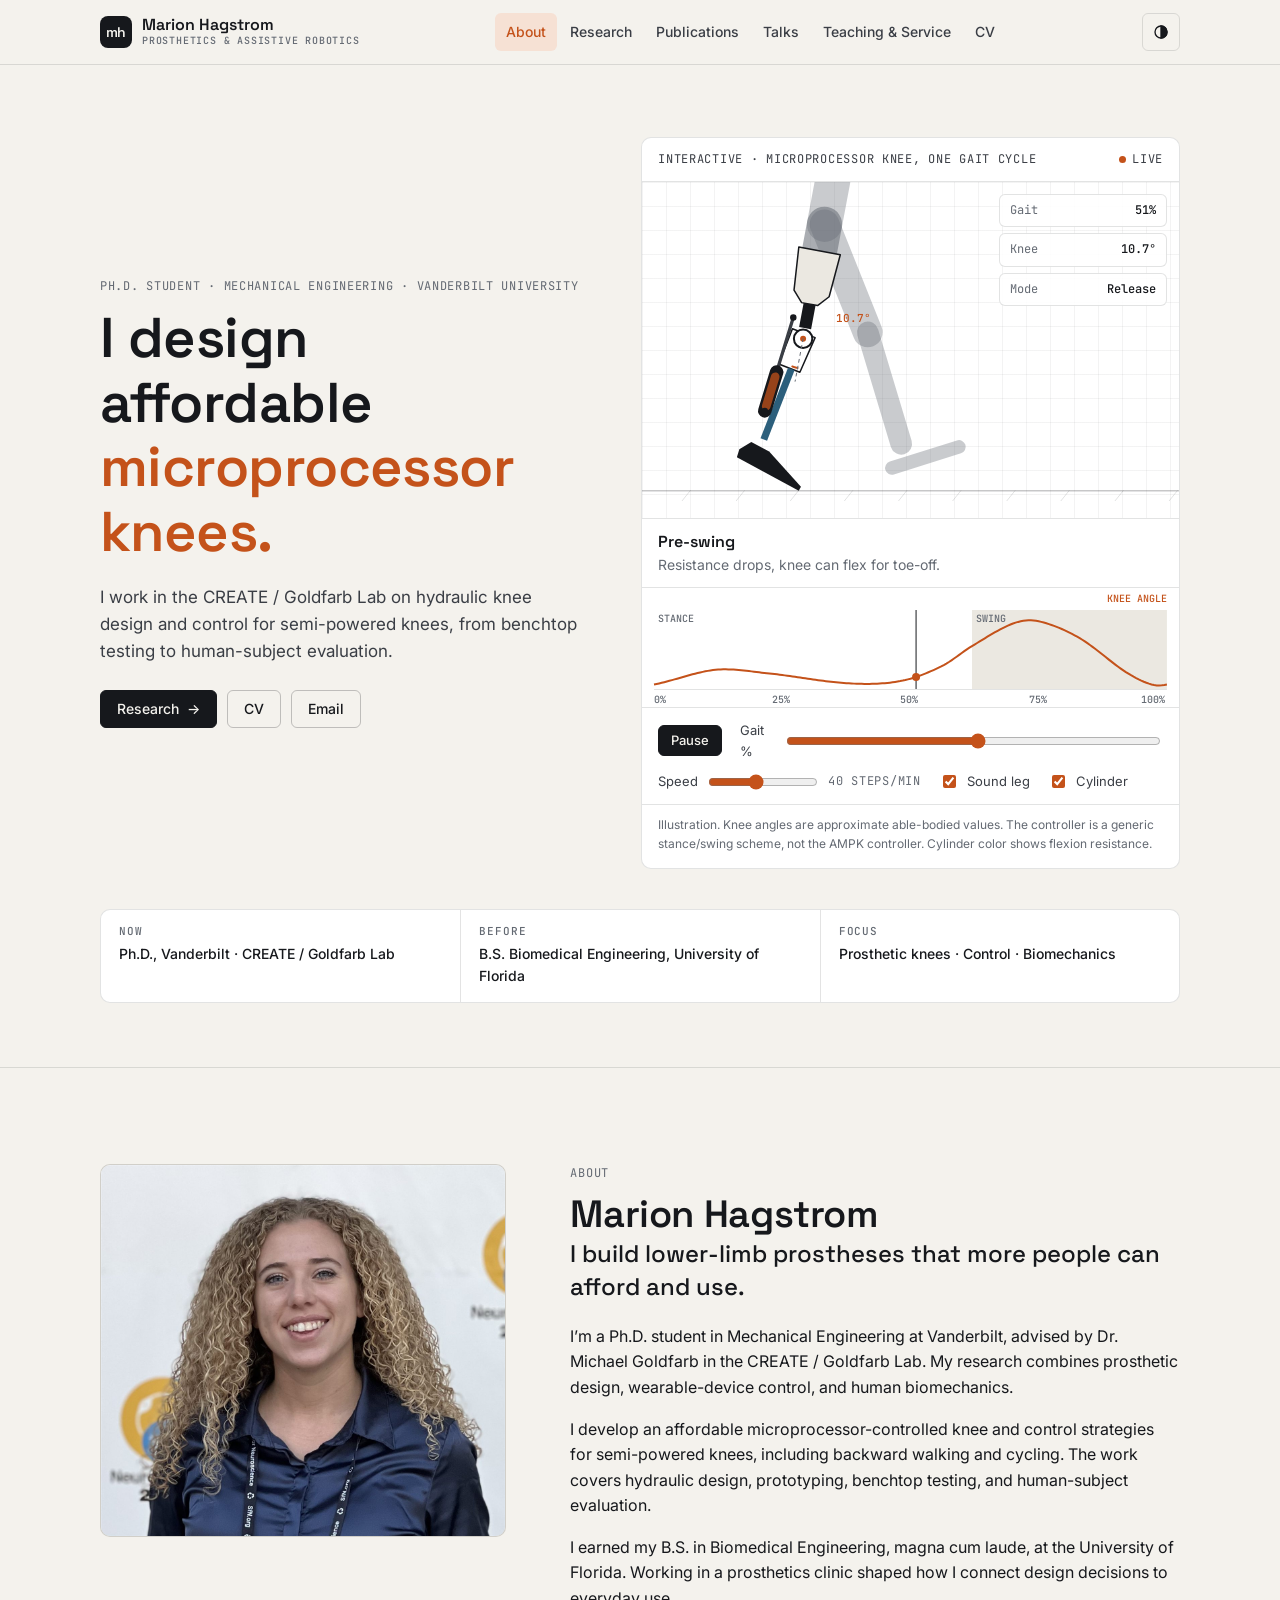
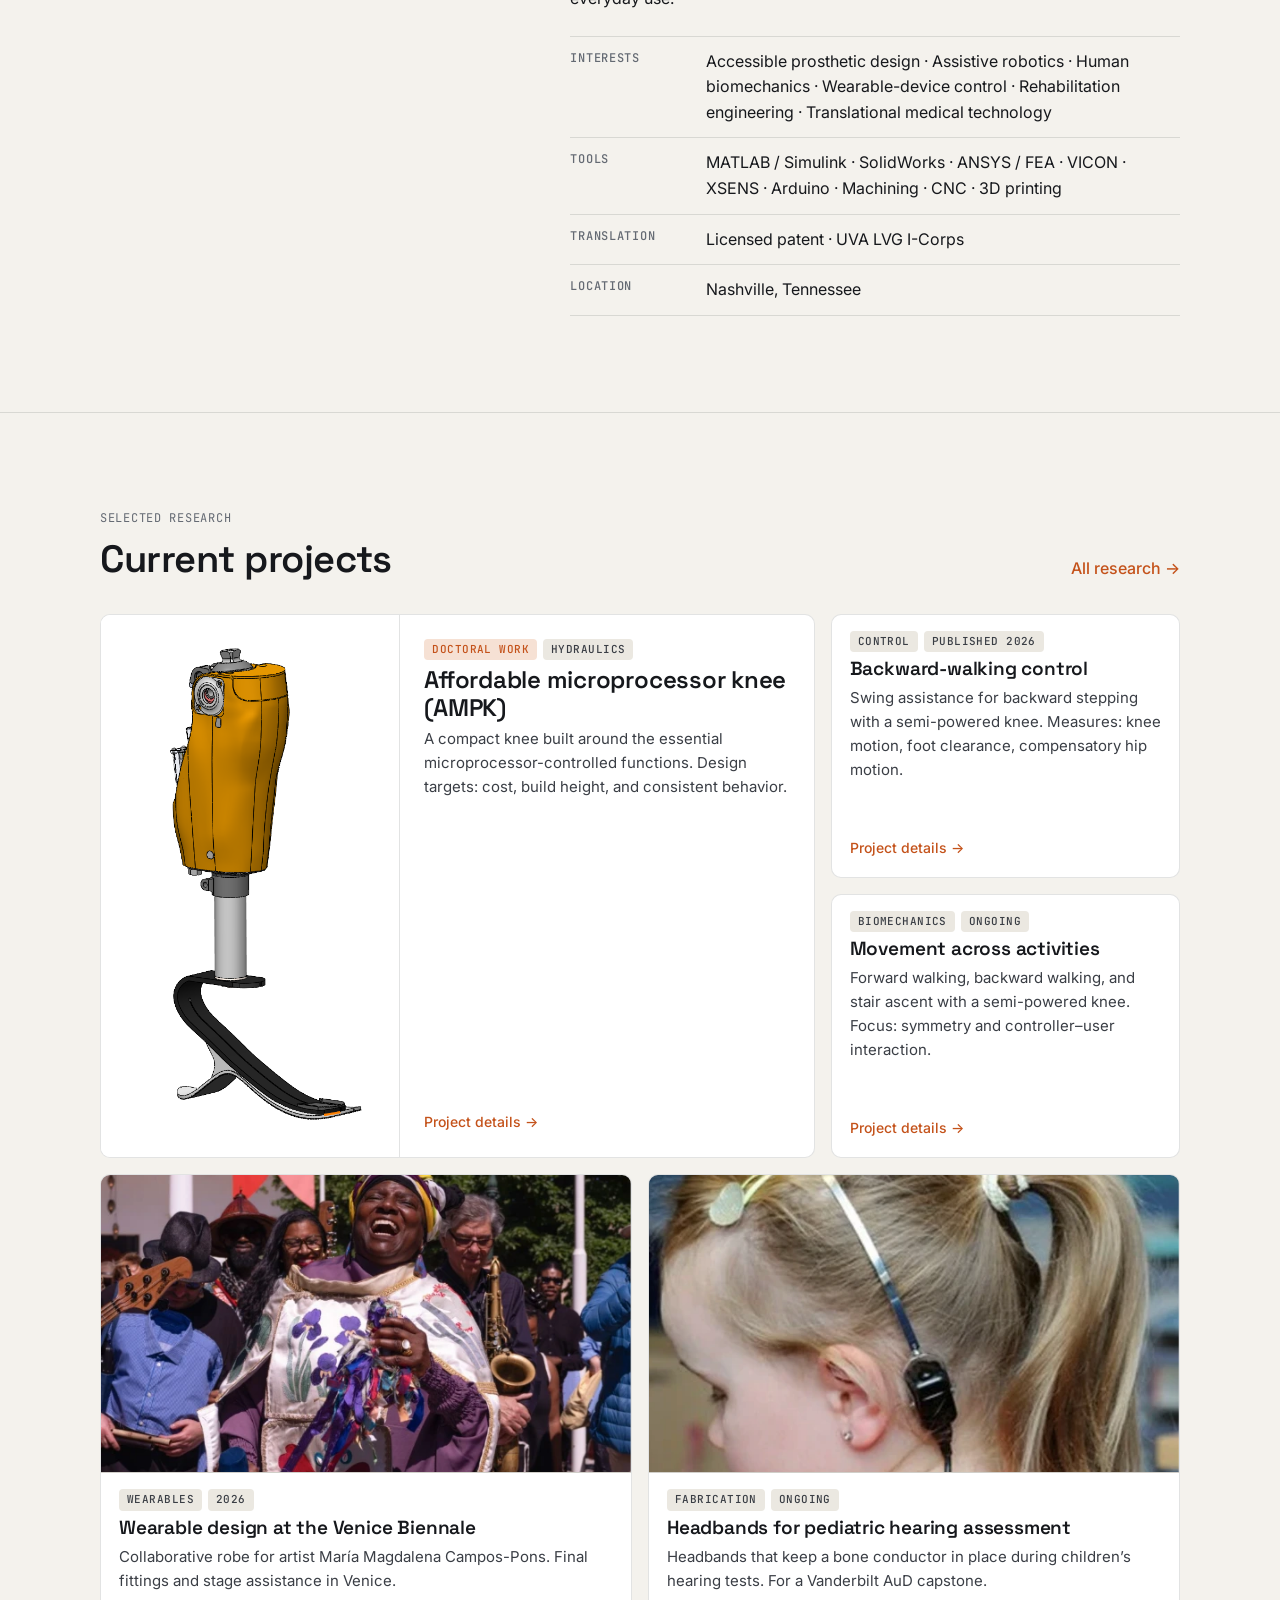
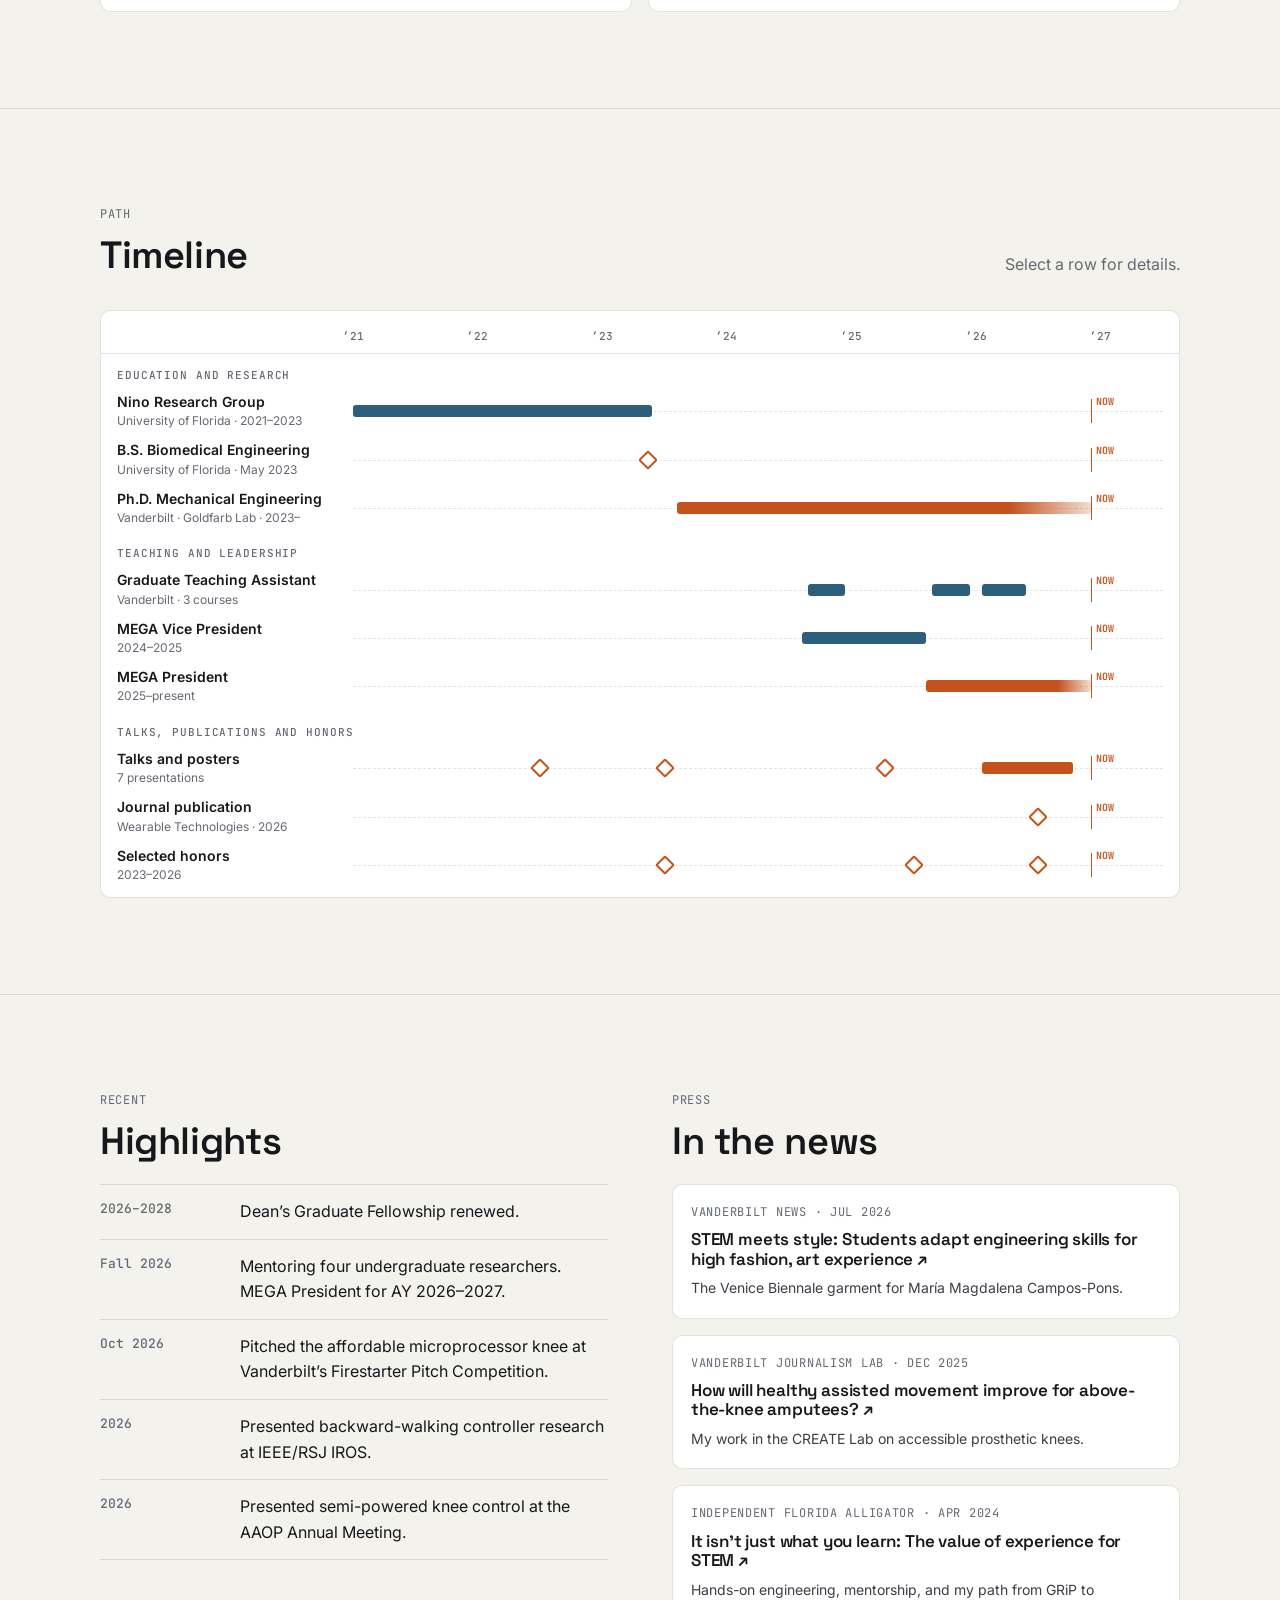
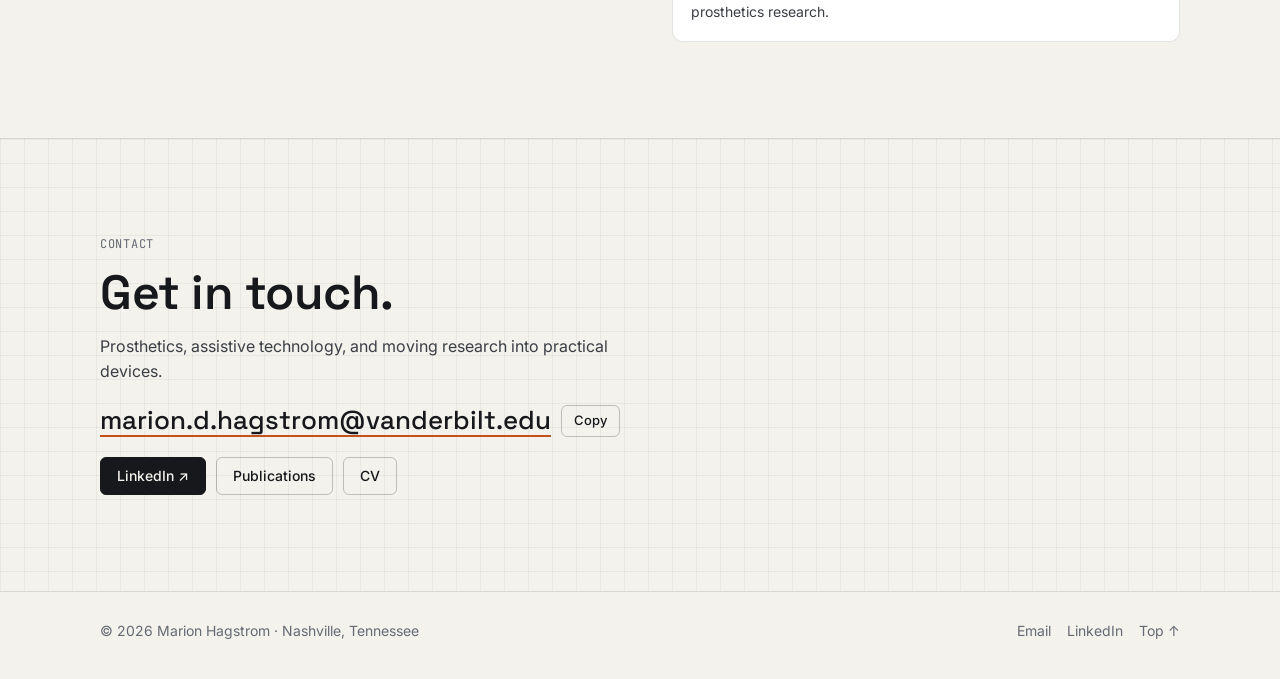
<file: index.html>
<!doctype html>
<html lang="en">
<head>
  <meta charset="utf-8">
  <meta name="viewport" content="width=device-width, initial-scale=1">
  <title>Marion Hagstrom | Prosthetic Knees</title>
  <meta name="description" content="Marion Hagstrom is a Vanderbilt Mechanical Engineering Ph.D. student designing affordable microprocessor-controlled prosthetic knees and control for semi-powered knees.">
  <meta property="og:title" content="Marion Hagstrom | Prosthetic Knees">
  <meta property="og:description" content="Ph.D. student, Mechanical Engineering, Vanderbilt. Affordable microprocessor knees and semi-powered knee control.">
  <meta property="og:type" content="website">
  <script>document.documentElement.classList.add("js");try{var t=localStorage.getItem("theme");if(t==="light"||t==="dark")document.documentElement.dataset.theme=t}catch(e){}</script>
  <link rel="icon" href="assets/favicon.svg" type="image/svg+xml">
  <link rel="preconnect" href="https://fonts.googleapis.com">
  <link rel="preconnect" href="https://fonts.gstatic.com" crossorigin>
  <link href="https://fonts.googleapis.com/css2?family=Inter:wght@400;500;600&family=JetBrains+Mono:wght@400;500&family=Space+Grotesk:wght@500;600;700&display=swap" rel="stylesheet">
  <link rel="stylesheet" href="css/site.css">
</head>
<body>
  <a class="skip" href="#main">Skip to content</a>
  <header class="header">
    <nav class="nav wrap" aria-label="Main">
      <a class="brand" href="index.html"><span class="brand-mark" aria-hidden="true">mh</span><span class="brand-name">Marion Hagstrom<small>Prosthetics &amp; assistive robotics</small></span></a>
      <div class="nav-links" id="nav-links">
        <a href="index.html" aria-current="page">About</a>
        <a href="research.html">Research</a>
        <a href="publications.html">Publications</a>
        <a href="talks.html">Talks</a>
        <a href="teaching.html">Teaching &amp; Service</a>
        <a href="cv.html">CV</a>
      </div>
      <div class="nav-tools">
        <button class="icon-btn" type="button" data-theme-toggle aria-label="Switch light or dark theme"><svg viewBox="0 0 24 24" fill="none" stroke="currentColor" stroke-width="1.8"><circle cx="12" cy="12" r="8"/><path d="M12 4a8 8 0 0 1 0 16z" fill="currentColor"/></svg></button>
        <button class="icon-btn nav-toggle" type="button" aria-label="Menu" aria-expanded="false" aria-controls="nav-links"><svg viewBox="0 0 24 24" fill="none" stroke="currentColor" stroke-width="1.8" stroke-linecap="round"><path d="M4 7h16M4 12h16M4 17h16"/></svg></button>
      </div>
    </nav>
  </header>

  <main id="main">
    <section class="hero" aria-label="Introduction">
      <div class="wrap">
        <div class="hero-grid">
          <div>
            <span class="label">Ph.D. student · Mechanical Engineering · Vanderbilt University</span>
            <h1>I design affordable <em>microprocessor knees.</em></h1>
            <p class="hero-sub">I work in the CREATE / Goldfarb Lab on hydraulic knee design and control for semi-powered knees, from benchtop testing to human-subject evaluation.</p>
            <div class="hero-cta">
              <a class="btn" href="research.html">Research <span aria-hidden="true">→</span></a>
              <a class="btn btn-ghost" href="cv.html">CV</a>
              <a class="btn btn-ghost" href="mailto:marion.d.hagstrom@vanderbilt.edu">Email</a>
            </div>
          </div>

          <figure class="knee" data-knee aria-labelledby="knee-title">
            <div class="knee-head">
              <span class="mono" id="knee-title">Interactive · Microprocessor knee, one gait cycle</span>
              <span class="mono knee-live" aria-hidden="true">Live</span>
            </div>
            <div class="knee-stage grid-bg">
              <canvas role="img" aria-label="Side view of a transfemoral prosthesis walking: socket, knee with hydraulic cylinder, pylon and foot, with the sound-side leg behind it."></canvas>
              <div class="knee-read" aria-live="off">
                <div><span>Gait</span><b data-k-pct>0%</b></div>
                <div><span>Knee</span><b data-k-knee>0.0°</b></div>
                <div><span>Mode</span><b data-k-mode>Stance</b></div>
              </div>
            </div>
            <div class="knee-state"><div class="knee-stack" data-k-phase><b class="is-active">Loading response</b></div><div class="knee-stack" data-k-text></div></div>
            <div class="knee-trace" title="Drag to scrub through the gait cycle"><canvas aria-hidden="true"></canvas></div>
            <div class="knee-controls">
              <button class="btn btn-sm" type="button" data-k-play aria-pressed="false">Pause</button>
              <label class="grow">Gait % <input type="range" min="0" max="99.9" step="0.1" value="0" data-k-scrub aria-label="Gait cycle position"></label>
              <label>Speed <input type="range" min="10" max="80" step="1" value="40" data-k-speed aria-label="Walking cadence"><span class="mono" data-k-speed-out></span></label>
              <label><input type="checkbox" checked data-k-sound> Sound leg</label>
              <label><input type="checkbox" checked data-k-cyl> Cylinder</label>
            </div>
            <figcaption class="knee-note">Illustration. Knee angles are approximate able-bodied values. The controller is a generic stance/swing scheme, not the AMPK controller. Cylinder color shows flexion resistance.</figcaption>
          </figure>
        </div>

        <dl class="hero-meta">
          <div><dt>Now</dt><dd>Ph.D., Vanderbilt · CREATE / Goldfarb Lab</dd></div>
          <div><dt>Before</dt><dd>B.S. Biomedical Engineering, University of Florida</dd></div>
          <div><dt>Focus</dt><dd>Prosthetic knees · Control · Biomechanics</dd></div>
        </dl>
      </div>
    </section>

    <section class="section" id="about" aria-labelledby="about-title">
      <div class="wrap about-grid">
        <figure class="media" style="--ratio: 1200 / 1103" data-label="Portrait" data-file="assets/img/portrait.jpg" data-reveal>
          <img src="assets/img/portrait.jpg" alt="Portrait of Marion Hagstrom" loading="lazy" width="1200" height="1103">
        </figure>
        <div>
          <span class="label">About</span>
          <h2 class="h2" id="about-title" data-reveal>Marion Hagstrom</h2>
          <p class="lead" data-reveal>I build lower-limb prostheses that more people can afford and use.</p>
          <div data-reveal>
            <p>I’m a Ph.D. student in Mechanical Engineering at Vanderbilt, advised by Dr. Michael Goldfarb in the CREATE / Goldfarb Lab. My research combines prosthetic design, wearable-device control, and human biomechanics.</p>
            <p>I develop an affordable microprocessor-controlled knee and control strategies for semi-powered knees, including backward walking and cycling. The work covers hydraulic design, prototyping, benchtop testing, and human-subject evaluation.</p>
            <p>I earned my B.S. in Biomedical Engineering, magna cum laude, at the University of Florida. Working in a prosthetics clinic shaped how I connect design decisions to everyday use.</p>
          </div>
          <dl class="facts" data-reveal>
            <div><dt>Interests</dt><dd>Accessible prosthetic design · Assistive robotics · Human biomechanics · Wearable-device control · Rehabilitation engineering · Translational medical technology</dd></div>
            <div><dt>Tools</dt><dd>MATLAB / Simulink · SolidWorks · ANSYS / FEA · VICON · XSENS · Arduino · Machining · CNC · 3D printing</dd></div>
            <div><dt>Translation</dt><dd>Licensed patent · UVA LVG I-Corps</dd></div>
            <div><dt>Location</dt><dd>Nashville, Tennessee</dd></div>
          </dl>
        </div>
      </div>
    </section>

    <section class="section" aria-labelledby="work-title">
      <div class="wrap">
        <div class="section-head">
          <div>
            <span class="label">Selected research</span>
            <h2 class="h2" id="work-title">Current projects</h2>
          </div>
          <a class="text-link" href="research.html">All research →</a>
        </div>
        <div class="cards">
          <a class="card card-lg card-split" href="research.html#ampk" data-reveal>
            <figure class="media is-contain" data-label="AMPK prototype" data-file="assets/img/ampk.png"><img src="assets/img/ampk.png" alt="CAD render of the affordable microprocessor knee with pylon and prosthetic foot" loading="lazy" width="480" height="940"></figure>
            <div class="card-body">
              <div class="tags"><span class="tag is-accent">Doctoral work</span><span class="tag">Hydraulics</span></div>
              <h3>Affordable microprocessor knee (AMPK)</h3>
              <p>A compact knee built around the essential microprocessor-controlled functions. Design targets: cost, build height, and consistent behavior.</p>
              <span class="card-more">Project details →</span>
            </div>
          </a>
          <a class="card" href="research.html#backward" data-reveal>
            <div class="card-body">
              <div class="tags"><span class="tag">Control</span><span class="tag">Published 2026</span></div>
              <h3>Backward-walking control</h3>
              <p>Swing assistance for backward stepping with a semi-powered knee. Measures: knee motion, foot clearance, compensatory hip motion.</p>
              <span class="card-more">Project details →</span>
            </div>
          </a>
          <a class="card" href="research.html#activities" data-reveal>
            <div class="card-body">
              <div class="tags"><span class="tag">Biomechanics</span><span class="tag">Ongoing</span></div>
              <h3>Movement across activities</h3>
              <p>Forward walking, backward walking, and stair ascent with a semi-powered knee. Focus: symmetry and controller–user interaction.</p>
              <span class="card-more">Project details →</span>
            </div>
          </a>
          <a class="card card-wide" href="research.html#venice" data-reveal>
            <figure class="media" style="--ratio: 16 / 9" data-label="Venice Biennale garment" data-file="assets/img/venice.webp"><img src="assets/img/venice.webp" alt="María Magdalena Campos-Pons wearing the collaborative robe in a procession at the 2026 Venice Biennale" loading="lazy" width="593" height="645" style="object-position: 50% 25%"></figure>
            <div class="card-body">
              <div class="tags"><span class="tag">Wearables</span><span class="tag">2026</span></div>
              <h3>Wearable design at the Venice Biennale</h3>
              <p>Collaborative robe for artist María Magdalena Campos-Pons. Final fittings and stage assistance in Venice.</p>
            </div>
          </a>
          <a class="card card-wide" href="research.html#audiology" data-reveal>
            <figure class="media" style="--ratio: 16 / 9" data-label="Pediatric audiology headband" data-file="assets/img/audiology-headbands.webp"><img src="assets/img/audiology-headbands.webp" alt="Child wearing a headband that holds a bone conductor behind the ear" loading="lazy" width="768" height="526"></figure>
            <div class="card-body">
              <div class="tags"><span class="tag">Fabrication</span><span class="tag">Ongoing</span></div>
              <h3>Headbands for pediatric hearing assessment</h3>
              <p>Headbands that keep a bone conductor in place during children’s hearing tests. For a Vanderbilt AuD capstone.</p>
            </div>
          </a>
        </div>
      </div>
    </section>

    <section class="section" aria-labelledby="path-title">
      <div class="wrap">
        <div class="section-head">
          <div>
            <span class="label">Path</span>
            <h2 class="h2" id="path-title">Timeline</h2>
          </div>
          <p>Select a row for details.</p>
        </div>

        <div class="timeline" data-timeline data-reveal>
          <div class="tl-axis" aria-hidden="true"><span></span><div class="tl-years"></div></div>

          <p class="tl-group">Education and research</p>
          <ul class="tl-rows">
            <li>
              <button class="tl-row" type="button" aria-expanded="false" aria-controls="tl-nino">
                <span class="tl-label"><b>Nino Research Group</b><small>University of Florida · 2021–2023</small></span>
                <span class="tl-track"><span class="tl-bar" style="--from: 2021; --to: 2023.4"></span></span>
              </button>
              <p class="tl-detail" id="tl-nino" hidden>Research assistant. Modeled brain connectivity with MATLAB and graph theory to study potential biomarkers for Alzheimer’s disease.</p>
            </li>
            <li>
              <button class="tl-row is-key" type="button" aria-expanded="false" aria-controls="tl-bs">
                <span class="tl-label"><b>B.S. Biomedical Engineering</b><small>University of Florida · May 2023</small></span>
                <span class="tl-track"><span class="tl-dot" style="--at: 2023.37"></span></span>
              </button>
              <p class="tl-detail" id="tl-bs" hidden>Magna cum laude. Undergraduate Excellence Award (BME of the Year). Former President of Generational Relief in Prosthetics (GRiP).</p>
            </li>
            <li>
              <button class="tl-row is-ongoing" type="button" aria-expanded="false" aria-controls="tl-phd">
                <span class="tl-label"><b>Ph.D. Mechanical Engineering</b><small>Vanderbilt · Goldfarb Lab · 2023–</small></span>
                <span class="tl-track"><span class="tl-bar" style="--from: 2023.6; --to: 2026.8"></span></span>
              </button>
              <p class="tl-detail" id="tl-phd" hidden>Research assistant in the Goldfarb Prosthetics Engineering Lab. Hydraulic design for an affordable knee, control for semi-powered knees (backward walking, cycling), and human-subject evaluation with motion capture and wearable sensors.</p>
            </li>
          </ul>

          <p class="tl-group">Teaching and leadership</p>
          <ul class="tl-rows">
            <li>
              <button class="tl-row" type="button" aria-expanded="false" aria-controls="tl-ta">
                <span class="tl-label"><b>Graduate Teaching Assistant</b><small>Vanderbilt · 3 courses</small></span>
                <span class="tl-track">
                  <span class="tl-bar" style="--from: 2024.65; --to: 2024.95"></span>
                  <span class="tl-bar" style="--from: 2025.65; --to: 2025.95"></span>
                  <span class="tl-bar" style="--from: 2026.05; --to: 2026.4"></span>
                </span>
              </button>
              <p class="tl-detail" id="tl-ta" hidden>Senior Design Seminar (Fall 2024), System Dynamics Lab (Fall 2025, including a revision of the haptic paddle lab hardware), Mechatronics (Spring 2026).</p>
            </li>
            <li>
              <button class="tl-row" type="button" aria-expanded="false" aria-controls="tl-mega-vp">
                <span class="tl-label"><b>MEGA Vice President</b><small>2024–2025</small></span>
                <span class="tl-track"><span class="tl-bar" style="--from: 2024.6; --to: 2025.6"></span></span>
              </button>
              <p class="tl-detail" id="tl-mega-vp" hidden>Vice President of the Mechanical Engineering Graduate Association.</p>
            </li>
            <li>
              <button class="tl-row is-ongoing" type="button" aria-expanded="false" aria-controls="tl-mega-p">
                <span class="tl-label"><b>MEGA President</b><small>2025–present</small></span>
                <span class="tl-track"><span class="tl-bar" style="--from: 2025.6; --to: 2026.8"></span></span>
              </button>
              <p class="tl-detail" id="tl-mega-p" hidden>Leading an eight-person executive team and representing more than 50 graduate and postdoctoral students. Continuing for AY 2026–2027.</p>
            </li>
          </ul>

          <p class="tl-group">Talks, publications and honors</p>
          <ul class="tl-rows">
            <li>
              <button class="tl-row is-key" type="button" aria-expanded="false" aria-controls="tl-talks">
                <span class="tl-label"><b>Talks and posters</b><small>7 presentations</small></span>
                <span class="tl-track">
                  <span class="tl-dot" style="--at: 2022.5"></span>
                  <span class="tl-dot" style="--at: 2023.5"></span>
                  <span class="tl-dot" style="--at: 2025.27"></span>
                  <span class="tl-bar" style="--from: 2026.05; --to: 2026.78"></span>
                </span>
              </button>
              <p class="tl-detail" id="tl-talks" hidden>2022: two neuroscience posters. 2023: Bioengineering for Global Health poster. 2025: Nemertes [Next] research lab presentation (Best [Next] Thing Award). 2026: IROS poster, AAOP oral presentation, Firestarter Pitch Competition. <a class="text-link" href="talks.html">All talks →</a></p>
            </li>
            <li>
              <button class="tl-row is-key" type="button" aria-expanded="false" aria-controls="tl-pub">
                <span class="tl-label"><b>Journal publication</b><small>Wearable Technologies · 2026</small></span>
                <span class="tl-track"><span class="tl-dot" style="--at: 2026.5"></span></span>
              </button>
              <p class="tl-detail" id="tl-pub" hidden>Prospective value of a backward-walking controller for a swing-assist knee prosthesis. Hagstrom, Marsh, Goldfarb. <a class="text-link" href="publications.html">Publication and data →</a></p>
            </li>
            <li>
              <button class="tl-row" type="button" aria-expanded="false" aria-controls="tl-honors">
                <span class="tl-label"><b>Selected honors</b><small>2023–2026</small></span>
                <span class="tl-track">
                  <span class="tl-dot" style="--at: 2023.5"></span>
                  <span class="tl-dot" style="--at: 2025.5"></span>
                  <span class="tl-dot" style="--at: 2026.5"></span>
                </span>
              </button>
              <p class="tl-detail" id="tl-honors" hidden>2023: Yale CBIT Global Prize, Russell G. Hamilton Scholar, Dean’s Graduate Fellowship. 2025: NSF GRFP Honorable Mention, Best [Next] Thing Award. 2026: Dean’s Graduate Fellowship renewed for 2026–2028, School of Fish scholarship.</p>
            </li>
          </ul>
        </div>
      </div>
    </section>

    <section class="section" aria-labelledby="news-title">
      <div class="wrap two-col">
        <div>
          <span class="label">Recent</span>
          <h2 class="h2" id="news-title" style="margin-bottom: 20px">Highlights</h2>
          <dl class="log">
            <dt>2026–2028</dt><dd>Dean’s Graduate Fellowship renewed.</dd>
            <dt>Fall 2026</dt><dd>Mentoring four undergraduate researchers. MEGA President for AY 2026–2027.</dd>
            <dt>Oct 2026</dt><dd>Pitched the affordable microprocessor knee at Vanderbilt’s Firestarter Pitch Competition.</dd>
            <dt>2026</dt><dd>Presented backward-walking controller research at IEEE/RSJ IROS.</dd>
            <dt>2026</dt><dd>Presented semi-powered knee control at the AAOP Annual Meeting.</dd>
          </dl>
        </div>
        <div>
          <span class="label">Press</span>
          <h2 class="h2" style="margin-bottom: 20px">In the news</h2>
          <div class="news" style="grid-template-columns: 1fr">
            <a href="https://news.vanderbilt.edu/2026/07/08/stem-meets-style-students-adapt-engineering-skills-for-high-fashion-art-experience/" target="_blank" rel="noopener">
              <span class="mono">Vanderbilt News · Jul 2026</span>
              <h3>STEM meets style: Students adapt engineering skills for high fashion, art experience ↗</h3>
              <p>The Venice Biennale garment for María Magdalena Campos-Pons.</p>
            </a>
            <a href="https://vanderbiltjournalismlab.substack.com/p/how-will-healthy-assisted-movement" target="_blank" rel="noopener">
              <span class="mono">Vanderbilt Journalism Lab · Dec 2025</span>
              <h3>How will healthy assisted movement improve for above-the-knee amputees? ↗</h3>
              <p>My work in the CREATE Lab on accessible prosthetic knees.</p>
            </a>
            <a href="https://www.alligator.org/article/2024/04/it-isnt-just-what-you-learn-the-value-of-experience-for-stem" target="_blank" rel="noopener">
              <span class="mono">Independent Florida Alligator · Apr 2024</span>
              <h3>It isn’t just what you learn: The value of experience for STEM ↗</h3>
              <p>Hands-on engineering, mentorship, and my path from GRiP to prosthetics research.</p>
            </a>
          </div>
        </div>
      </div>
    </section>

    <section class="section contact grid-bg" id="contact" aria-labelledby="contact-title">
      <div class="wrap">
        <span class="label">Contact</span>
        <h2 id="contact-title">Get in touch.</h2>
        <p>Prosthetics, assistive technology, and moving research into practical devices.</p>
        <div class="mail">
          <a href="mailto:marion.d.hagstrom@vanderbilt.edu">marion.d.hagstrom@vanderbilt.edu</a>
          <button class="btn btn-ghost btn-sm" type="button" data-copy="marion.d.hagstrom@vanderbilt.edu">Copy</button>
        </div>
        <div class="links-row">
          <a class="btn" href="https://www.linkedin.com/in/marionhagstrom/" target="_blank" rel="noopener">LinkedIn ↗</a>
          <a class="btn btn-ghost" href="publications.html">Publications</a>
          <a class="btn btn-ghost" href="cv.html">CV</a>
        </div>
      </div>
    </section>
  </main>

  <footer class="footer">
    <div class="wrap footer-row">
      <span>© <span data-year>2026</span> Marion Hagstrom · Nashville, Tennessee</span>
      <nav aria-label="Footer">
        <a href="mailto:marion.d.hagstrom@vanderbilt.edu">Email</a>
        <a href="https://www.linkedin.com/in/marionhagstrom/" target="_blank" rel="noopener">LinkedIn</a>
        <a href="#main">Top ↑</a>
      </nav>
    </div>
  </footer>

  <script src="js/site.js" defer></script>
  <script src="js/knee.js" defer></script>
</body>
</html>
</file>
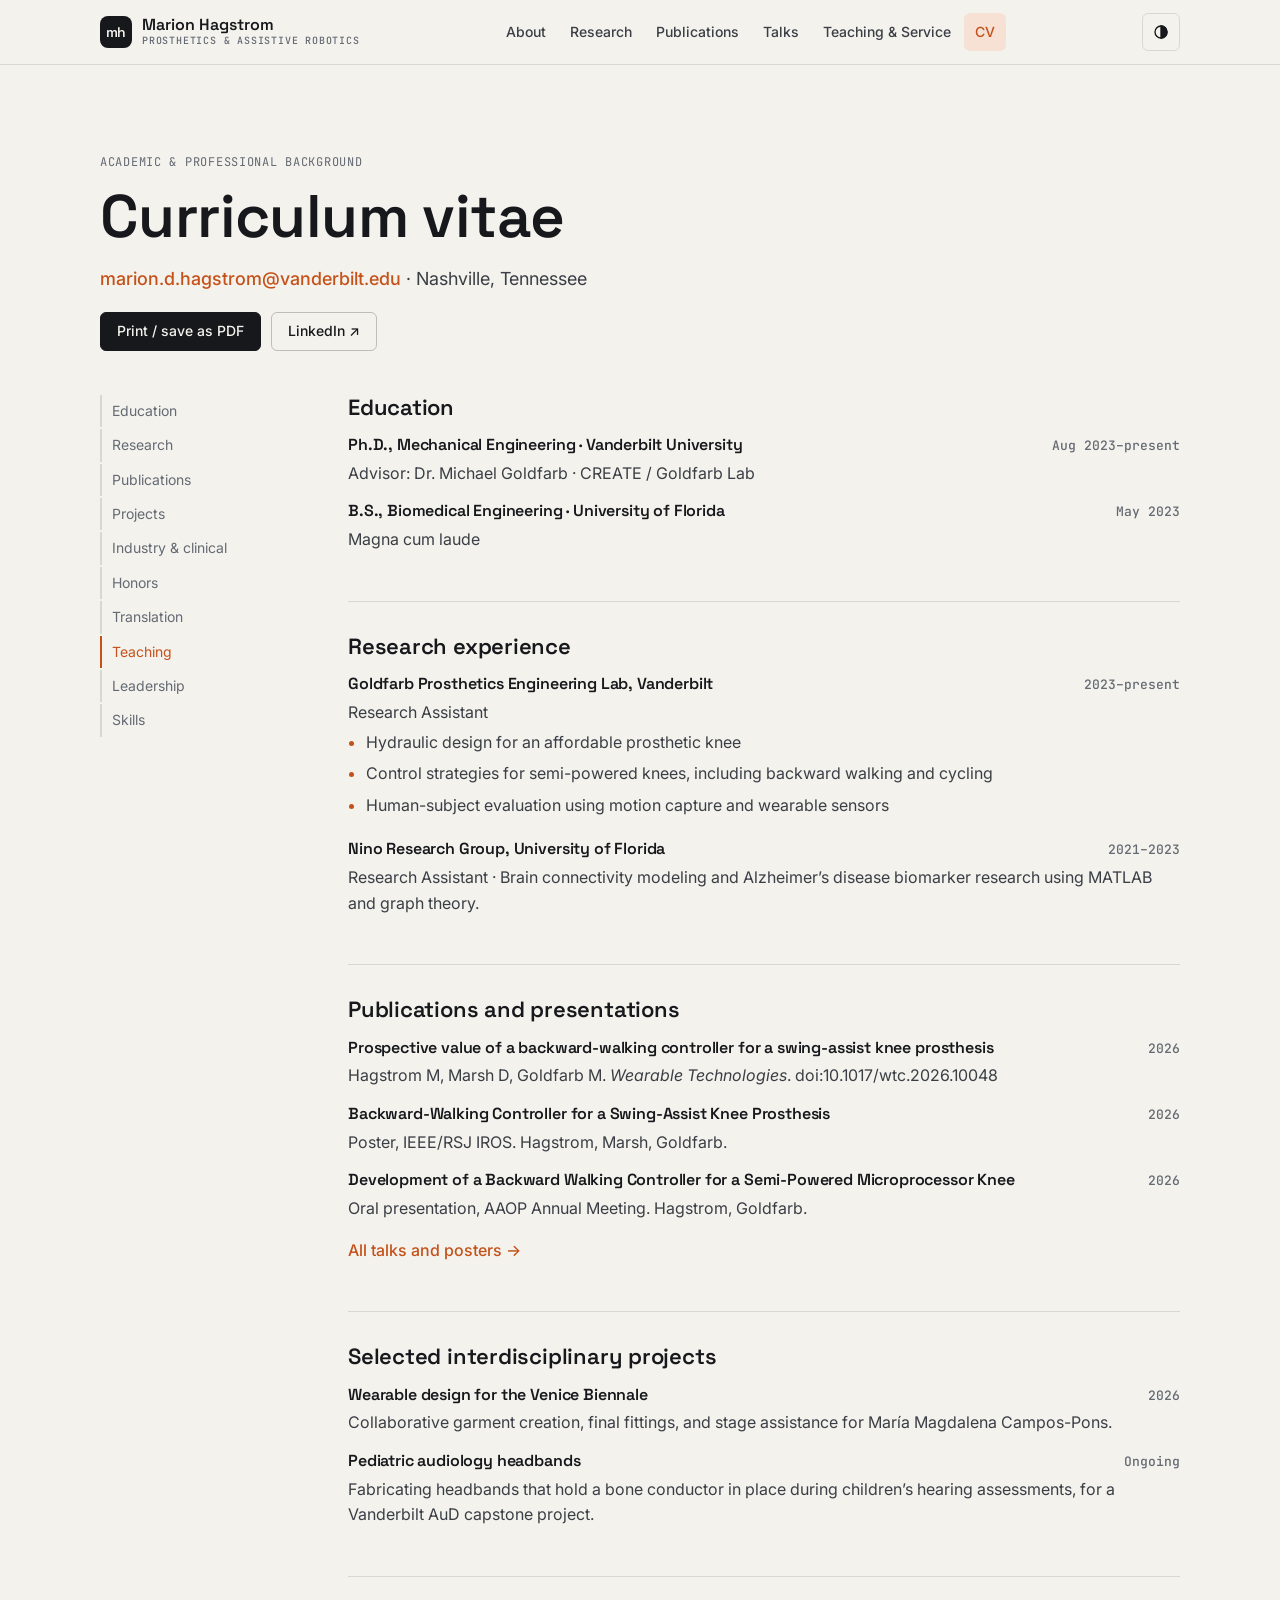
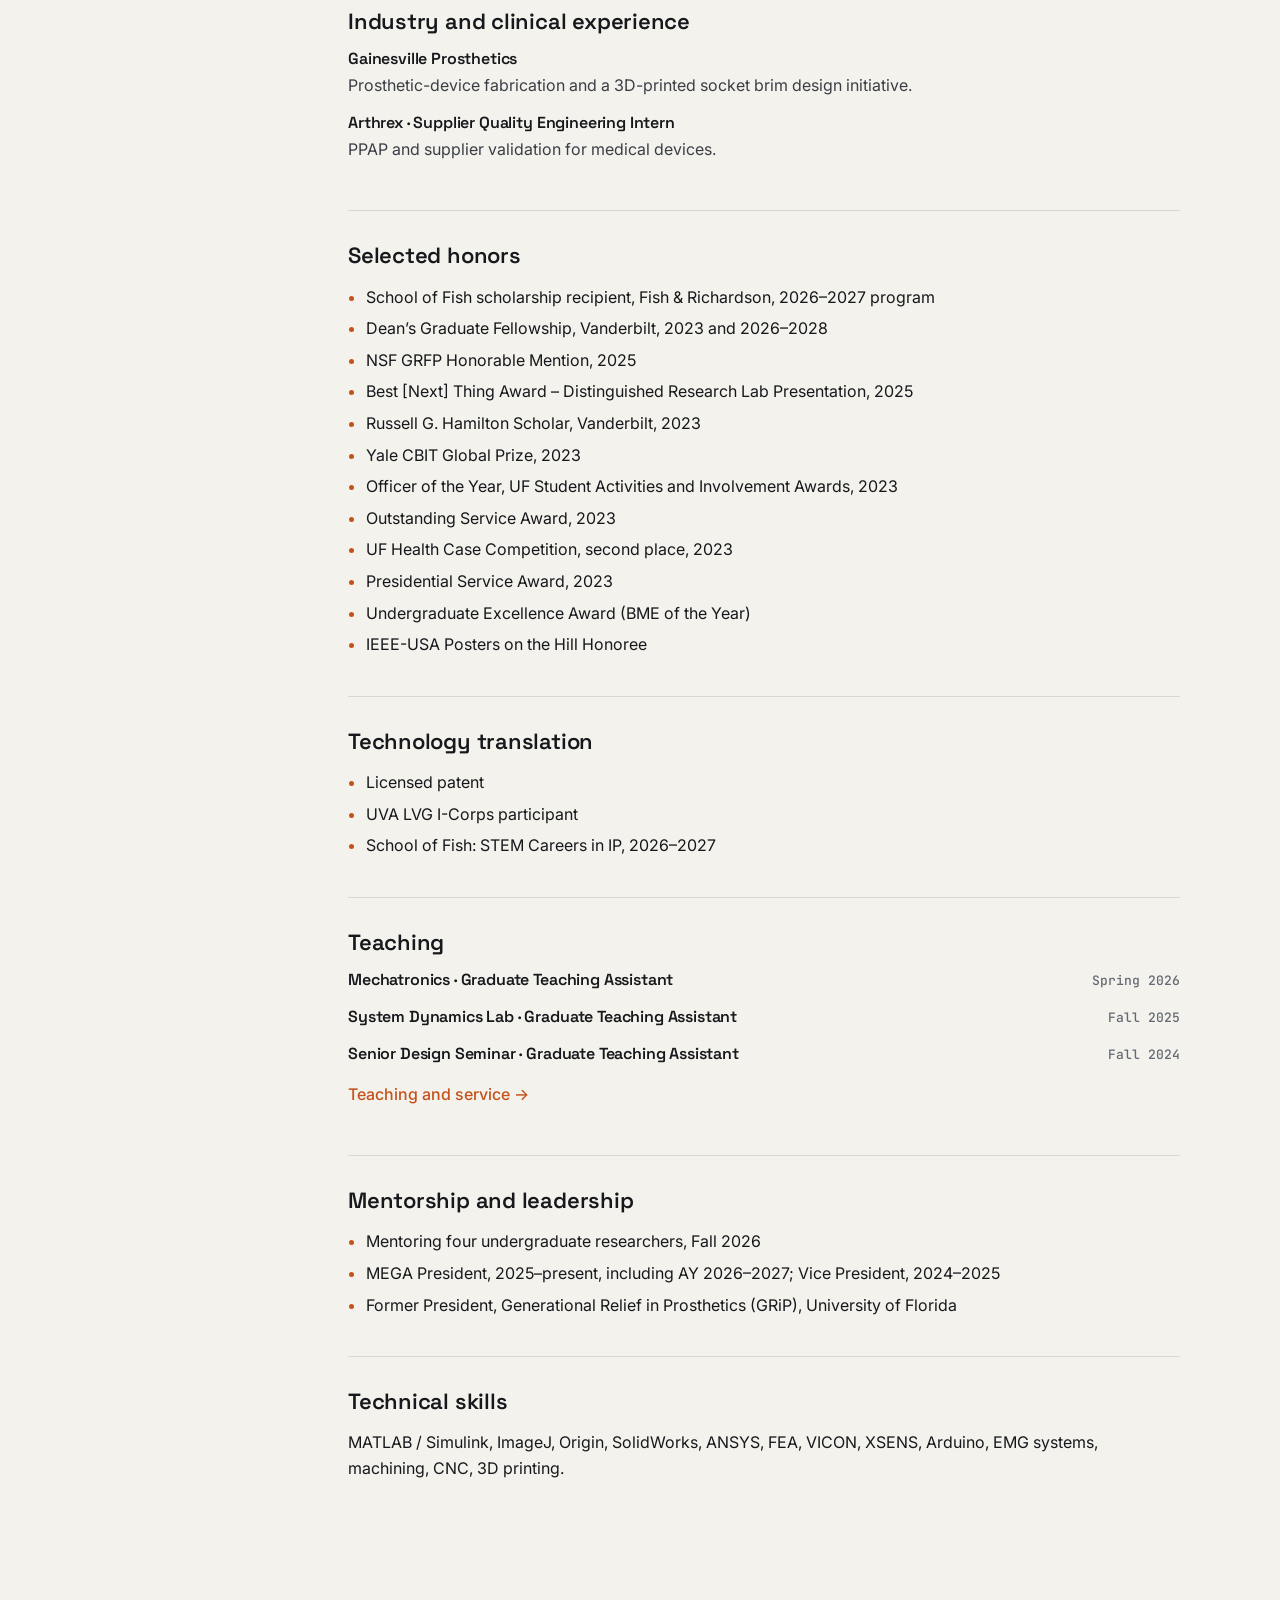
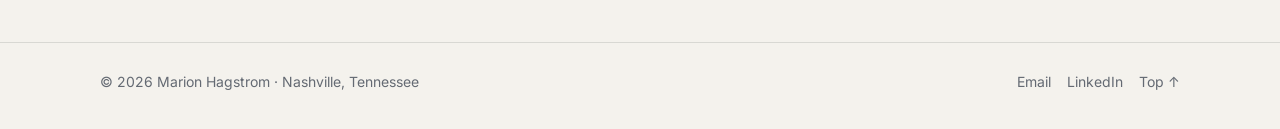
<file: cv.html>
<!doctype html>
<html lang="en">
<head>
  <meta charset="utf-8">
  <meta name="viewport" content="width=device-width, initial-scale=1">
  <title>CV | Marion Hagstrom</title>
  <meta name="description" content="Curriculum vitae of Marion Hagstrom, Ph.D. student in Mechanical Engineering at Vanderbilt.">
  <meta property="og:title" content="CV | Marion Hagstrom">
  <meta property="og:description" content="Ph.D. student, Mechanical Engineering, Vanderbilt. Affordable microprocessor knees and semi-powered knee control.">
  <meta property="og:type" content="website">
  <script>document.documentElement.classList.add("js");try{var t=localStorage.getItem("theme");if(t==="light"||t==="dark")document.documentElement.dataset.theme=t}catch(e){}</script>
  <link rel="icon" href="assets/favicon.svg" type="image/svg+xml">
  <link rel="preconnect" href="https://fonts.googleapis.com">
  <link rel="preconnect" href="https://fonts.gstatic.com" crossorigin>
  <link href="https://fonts.googleapis.com/css2?family=Inter:wght@400;500;600&family=JetBrains+Mono:wght@400;500&family=Space+Grotesk:wght@500;600;700&display=swap" rel="stylesheet">
  <link rel="stylesheet" href="css/site.css">
</head>
<body>
  <a class="skip" href="#main">Skip to content</a>
  <header class="header">
    <nav class="nav wrap" aria-label="Main">
      <a class="brand" href="index.html"><span class="brand-mark" aria-hidden="true">mh</span><span class="brand-name">Marion Hagstrom<small>Prosthetics &amp; assistive robotics</small></span></a>
      <div class="nav-links" id="nav-links">
        <a href="index.html">About</a>
        <a href="research.html">Research</a>
        <a href="publications.html">Publications</a>
        <a href="talks.html">Talks</a>
        <a href="teaching.html">Teaching &amp; Service</a>
        <a href="cv.html" aria-current="page">CV</a>
      </div>
      <div class="nav-tools">
        <button class="icon-btn" type="button" data-theme-toggle aria-label="Switch light or dark theme"><svg viewBox="0 0 24 24" fill="none" stroke="currentColor" stroke-width="1.8"><circle cx="12" cy="12" r="8"/><path d="M12 4a8 8 0 0 1 0 16z" fill="currentColor"/></svg></button>
        <button class="icon-btn nav-toggle" type="button" aria-label="Menu" aria-expanded="false" aria-controls="nav-links"><svg viewBox="0 0 24 24" fill="none" stroke="currentColor" stroke-width="1.8" stroke-linecap="round"><path d="M4 7h16M4 12h16M4 17h16"/></svg></button>
      </div>
    </nav>
  </header>

  <main id="main">
    <section class="page-head">
      <div class="wrap">
        <span class="label">Academic &amp; professional background</span>
        <h1>Curriculum vitae</h1>
        <p><a class="text-link" href="mailto:marion.d.hagstrom@vanderbilt.edu">marion.d.hagstrom@vanderbilt.edu</a> · Nashville, Tennessee</p>
        <div class="links-row no-print" style="margin-top: 18px">
          <button class="btn" type="button" onclick="window.print()">Print / save as PDF</button>
          <a class="btn btn-ghost" href="https://www.linkedin.com/in/marionhagstrom/" target="_blank" rel="noopener">LinkedIn ↗</a>
        </div>
      </div>
    </section>

    <section class="wrap cv-grid" style="padding-bottom: 80px">
      <nav class="cv-toc" aria-label="CV sections">
        <a href="#education">Education</a>
        <a href="#research">Research</a>
        <a href="#publications">Publications</a>
        <a href="#projects">Projects</a>
        <a href="#industry">Industry &amp; clinical</a>
        <a href="#honors">Honors</a>
        <a href="#translation">Translation</a>
        <a href="#teaching">Teaching</a>
        <a href="#leadership">Leadership</a>
        <a href="#skills">Skills</a>
      </nav>

      <div>
        <div class="cv-sec" id="education">
          <h2>Education</h2>
          <div class="cv-item"><h3>Ph.D., Mechanical Engineering · Vanderbilt University</h3><span class="when">Aug 2023–present</span><p>Advisor: Dr. Michael Goldfarb · CREATE / Goldfarb Lab</p></div>
          <div class="cv-item"><h3>B.S., Biomedical Engineering · University of Florida</h3><span class="when">May 2023</span><p>Magna cum laude</p></div>
        </div>

        <div class="cv-sec" id="research">
          <h2>Research experience</h2>
          <div class="cv-item">
            <h3>Goldfarb Prosthetics Engineering Lab, Vanderbilt</h3><span class="when">2023–present</span>
            <p>Research Assistant</p>
            <ul class="plain">
              <li>Hydraulic design for an affordable prosthetic knee</li>
              <li>Control strategies for semi-powered knees, including backward walking and cycling</li>
              <li>Human-subject evaluation using motion capture and wearable sensors</li>
            </ul>
          </div>
          <div class="cv-item">
            <h3>Nino Research Group, University of Florida</h3><span class="when">2021–2023</span>
            <p>Research Assistant · Brain connectivity modeling and Alzheimer’s disease biomarker research using MATLAB and graph theory.</p>
          </div>
        </div>

        <div class="cv-sec" id="publications">
          <h2>Publications and presentations</h2>
          <div class="cv-item"><h3>Prospective value of a backward-walking controller for a swing-assist knee prosthesis</h3><span class="when">2026</span><p>Hagstrom M, Marsh D, Goldfarb M. <em>Wearable Technologies</em>. doi:10.1017/wtc.2026.10048</p></div>
          <div class="cv-item"><h3>Backward-Walking Controller for a Swing-Assist Knee Prosthesis</h3><span class="when">2026</span><p>Poster, IEEE/RSJ IROS. Hagstrom, Marsh, Goldfarb.</p></div>
          <div class="cv-item"><h3>Development of a Backward Walking Controller for a Semi-Powered Microprocessor Knee</h3><span class="when">2026</span><p>Oral presentation, AAOP Annual Meeting. Hagstrom, Goldfarb.</p></div>
          <p class="no-print"><a class="text-link" href="talks.html">All talks and posters →</a></p>
        </div>

        <div class="cv-sec" id="projects">
          <h2>Selected interdisciplinary projects</h2>
          <div class="cv-item"><h3>Wearable design for the Venice Biennale</h3><span class="when">2026</span><p>Collaborative garment creation, final fittings, and stage assistance for María Magdalena Campos-Pons.</p></div>
          <div class="cv-item"><h3>Pediatric audiology headbands</h3><span class="when">Ongoing</span><p>Fabricating headbands that hold a bone conductor in place during children’s hearing assessments, for a Vanderbilt AuD capstone project.</p></div>
        </div>

        <div class="cv-sec" id="industry">
          <h2>Industry and clinical experience</h2>
          <div class="cv-item"><h3>Gainesville Prosthetics</h3><span class="when"></span><p>Prosthetic-device fabrication and a 3D-printed socket brim design initiative.</p></div>
          <div class="cv-item"><h3>Arthrex · Supplier Quality Engineering Intern</h3><span class="when"></span><p>PPAP and supplier validation for medical devices.</p></div>
        </div>

        <div class="cv-sec" id="honors">
          <h2>Selected honors</h2>
          <ul class="plain">
            <li>School of Fish scholarship recipient, Fish &amp; Richardson, 2026–2027 program</li>
            <li>Dean’s Graduate Fellowship, Vanderbilt, 2023 and 2026–2028</li>
            <li>NSF GRFP Honorable Mention, 2025</li>
            <li>Best [Next] Thing Award – Distinguished Research Lab Presentation, 2025</li>
            <li>Russell G. Hamilton Scholar, Vanderbilt, 2023</li>
            <li>Yale CBIT Global Prize, 2023</li>
            <li>Officer of the Year, UF Student Activities and Involvement Awards, 2023</li>
            <li>Outstanding Service Award, 2023</li>
            <li>UF Health Case Competition, second place, 2023</li>
            <li>Presidential Service Award, 2023</li>
            <li>Undergraduate Excellence Award (BME of the Year)</li>
            <li>IEEE-USA Posters on the Hill Honoree</li>
          </ul>
        </div>

        <div class="cv-sec" id="translation">
          <h2>Technology translation</h2>
          <ul class="plain">
            <li>Licensed patent</li>
            <li>UVA LVG I-Corps participant</li>
            <li>School of Fish: STEM Careers in IP, 2026–2027</li>
          </ul>
        </div>

        <div class="cv-sec" id="teaching">
          <h2>Teaching</h2>
          <div class="cv-item"><h3>Mechatronics · Graduate Teaching Assistant</h3><span class="when">Spring 2026</span></div>
          <div class="cv-item"><h3>System Dynamics Lab · Graduate Teaching Assistant</h3><span class="when">Fall 2025</span></div>
          <div class="cv-item"><h3>Senior Design Seminar · Graduate Teaching Assistant</h3><span class="when">Fall 2024</span></div>
          <p class="no-print"><a class="text-link" href="teaching.html">Teaching and service →</a></p>
        </div>

        <div class="cv-sec" id="leadership">
          <h2>Mentorship and leadership</h2>
          <ul class="plain">
            <li>Mentoring four undergraduate researchers, Fall 2026</li>
            <li>MEGA President, 2025–present, including AY 2026–2027; Vice President, 2024–2025</li>
            <li>Former President, Generational Relief in Prosthetics (GRiP), University of Florida</li>
          </ul>
        </div>

        <div class="cv-sec" id="skills">
          <h2>Technical skills</h2>
          <p>MATLAB / Simulink, ImageJ, Origin, SolidWorks, ANSYS, FEA, VICON, XSENS, Arduino, EMG systems, machining, CNC, 3D printing.</p>
        </div>
      </div>
    </section>
  </main>

  <footer class="footer">
    <div class="wrap footer-row">
      <span>© <span data-year>2026</span> Marion Hagstrom · Nashville, Tennessee</span>
      <nav aria-label="Footer">
        <a href="mailto:marion.d.hagstrom@vanderbilt.edu">Email</a>
        <a href="https://www.linkedin.com/in/marionhagstrom/" target="_blank" rel="noopener">LinkedIn</a>
        <a href="#main">Top ↑</a>
      </nav>
    </div>
  </footer>

  <script src="js/site.js" defer></script>
</body>
</html>
</file>
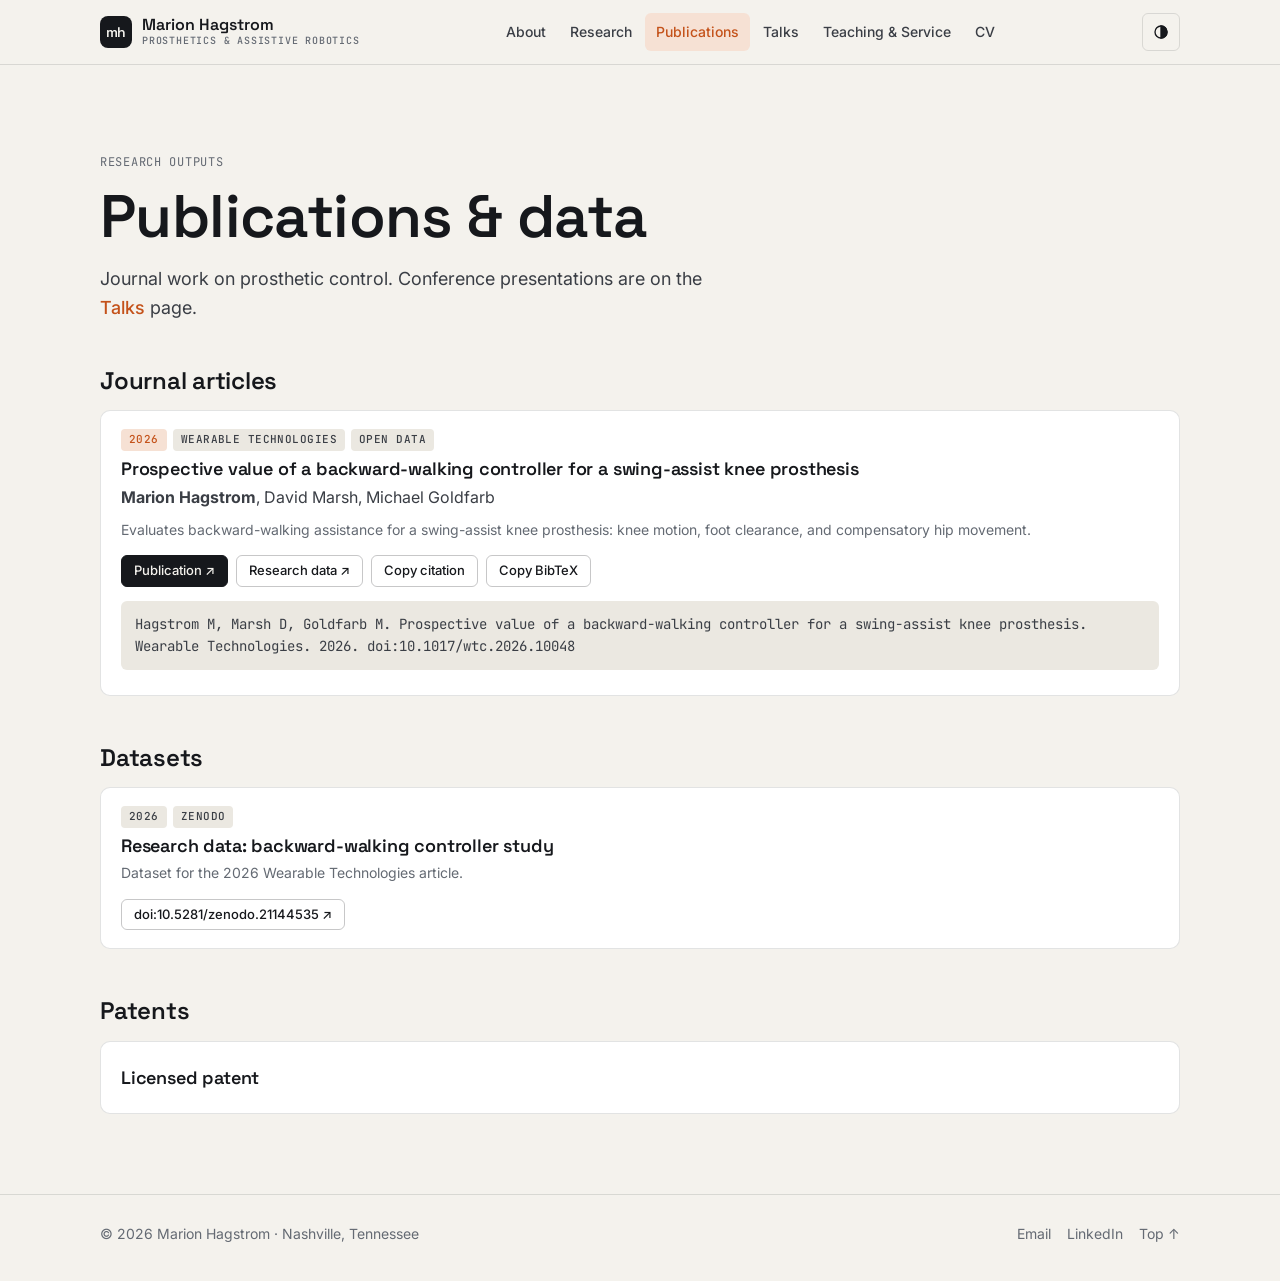
<file: publications.html>
<!doctype html>
<html lang="en">
<head>
  <meta charset="utf-8">
  <meta name="viewport" content="width=device-width, initial-scale=1">
  <title>Publications | Marion Hagstrom</title>
  <meta name="description" content="Publications and research data by Marion Hagstrom on prosthetic knee control.">
  <meta property="og:title" content="Publications | Marion Hagstrom">
  <meta property="og:description" content="Ph.D. student, Mechanical Engineering, Vanderbilt. Affordable microprocessor knees and semi-powered knee control.">
  <meta property="og:type" content="website">
  <script>document.documentElement.classList.add("js");try{var t=localStorage.getItem("theme");if(t==="light"||t==="dark")document.documentElement.dataset.theme=t}catch(e){}</script>
  <link rel="icon" href="assets/favicon.svg" type="image/svg+xml">
  <link rel="preconnect" href="https://fonts.googleapis.com">
  <link rel="preconnect" href="https://fonts.gstatic.com" crossorigin>
  <link href="https://fonts.googleapis.com/css2?family=Inter:wght@400;500;600&family=JetBrains+Mono:wght@400;500&family=Space+Grotesk:wght@500;600;700&display=swap" rel="stylesheet">
  <link rel="stylesheet" href="css/site.css">
</head>
<body>
  <a class="skip" href="#main">Skip to content</a>
  <header class="header">
    <nav class="nav wrap" aria-label="Main">
      <a class="brand" href="index.html"><span class="brand-mark" aria-hidden="true">mh</span><span class="brand-name">Marion Hagstrom<small>Prosthetics &amp; assistive robotics</small></span></a>
      <div class="nav-links" id="nav-links">
        <a href="index.html">About</a>
        <a href="research.html">Research</a>
        <a href="publications.html" aria-current="page">Publications</a>
        <a href="talks.html">Talks</a>
        <a href="teaching.html">Teaching &amp; Service</a>
        <a href="cv.html">CV</a>
      </div>
      <div class="nav-tools">
        <button class="icon-btn" type="button" data-theme-toggle aria-label="Switch light or dark theme"><svg viewBox="0 0 24 24" fill="none" stroke="currentColor" stroke-width="1.8"><circle cx="12" cy="12" r="8"/><path d="M12 4a8 8 0 0 1 0 16z" fill="currentColor"/></svg></button>
        <button class="icon-btn nav-toggle" type="button" aria-label="Menu" aria-expanded="false" aria-controls="nav-links"><svg viewBox="0 0 24 24" fill="none" stroke="currentColor" stroke-width="1.8" stroke-linecap="round"><path d="M4 7h16M4 12h16M4 17h16"/></svg></button>
      </div>
    </nav>
  </header>

  <main id="main">
    <section class="page-head">
      <div class="wrap">
        <span class="label">Research outputs</span>
        <h1>Publications &amp; data</h1>
        <p>Journal work on prosthetic control. Conference presentations are on the <a class="text-link" href="talks.html">Talks</a> page.</p>
      </div>
    </section>

    <section class="wrap" style="padding-bottom: 80px">
      <div class="block">
        <h2>Journal articles</h2>
        <div class="entries">
          <article class="entry" data-reveal>
            <div class="tags"><span class="tag is-accent">2026</span><span class="tag">Wearable Technologies</span><span class="tag">Open data</span></div>
            <h3>Prospective value of a backward-walking controller for a swing-assist knee prosthesis</h3>
            <p><strong>Marion Hagstrom</strong>, David Marsh, Michael Goldfarb</p>
            <p class="meta">Evaluates backward-walking assistance for a swing-assist knee prosthesis: knee motion, foot clearance, and compensatory hip movement.</p>
            <div class="actions">
              <a class="btn btn-sm" href="https://doi.org/10.1017/wtc.2026.10048" target="_blank" rel="noopener">Publication ↗</a>
              <a class="btn btn-ghost btn-sm" href="https://doi.org/10.5281/zenodo.21144535" target="_blank" rel="noopener">Research data ↗</a>
              <button class="btn btn-ghost btn-sm" type="button" data-copy="#cite-wtc-2026">Copy citation</button>
              <button class="btn btn-ghost btn-sm" type="button" data-copy="#bib-wtc-2026">Copy BibTeX</button>
            </div>
            <p class="cite" id="cite-wtc-2026" style="margin-top: 14px">Hagstrom M, Marsh D, Goldfarb M. Prospective value of a backward-walking controller for a swing-assist knee prosthesis. Wearable Technologies. 2026. doi:10.1017/wtc.2026.10048</p>
            <pre hidden id="bib-wtc-2026">@article{hagstrom2026backward,
  title   = {Prospective value of a backward-walking controller for a swing-assist knee prosthesis},
  author  = {Hagstrom, Marion and Marsh, David and Goldfarb, Michael},
  journal = {Wearable Technologies},
  year    = {2026},
  doi     = {10.1017/wtc.2026.10048}
}</pre>
          </article>
        </div>
      </div>

      <div class="block">
        <h2>Datasets</h2>
        <div class="entries">
          <article class="entry" data-reveal>
            <div class="tags"><span class="tag">2026</span><span class="tag">Zenodo</span></div>
            <h3>Research data: backward-walking controller study</h3>
            <p class="meta">Dataset for the 2026 Wearable Technologies article.</p>
            <div class="actions"><a class="btn btn-ghost btn-sm" href="https://doi.org/10.5281/zenodo.21144535" target="_blank" rel="noopener">doi:10.5281/zenodo.21144535 ↗</a></div>
          </article>
        </div>
      </div>

      <div class="block">
        <h2>Patents</h2>
        <div class="entries">
          <article class="entry" data-reveal>
            <h3>Licensed patent</h3>
            <!-- TODO: add patent title and number -->
          </article>
        </div>
      </div>
    </section>
  </main>

  <footer class="footer">
    <div class="wrap footer-row">
      <span>© <span data-year>2026</span> Marion Hagstrom · Nashville, Tennessee</span>
      <nav aria-label="Footer">
        <a href="mailto:marion.d.hagstrom@vanderbilt.edu">Email</a>
        <a href="https://www.linkedin.com/in/marionhagstrom/" target="_blank" rel="noopener">LinkedIn</a>
        <a href="#main">Top ↑</a>
      </nav>
    </div>
  </footer>

  <script src="js/site.js" defer></script>
</body>
</html>
</file>
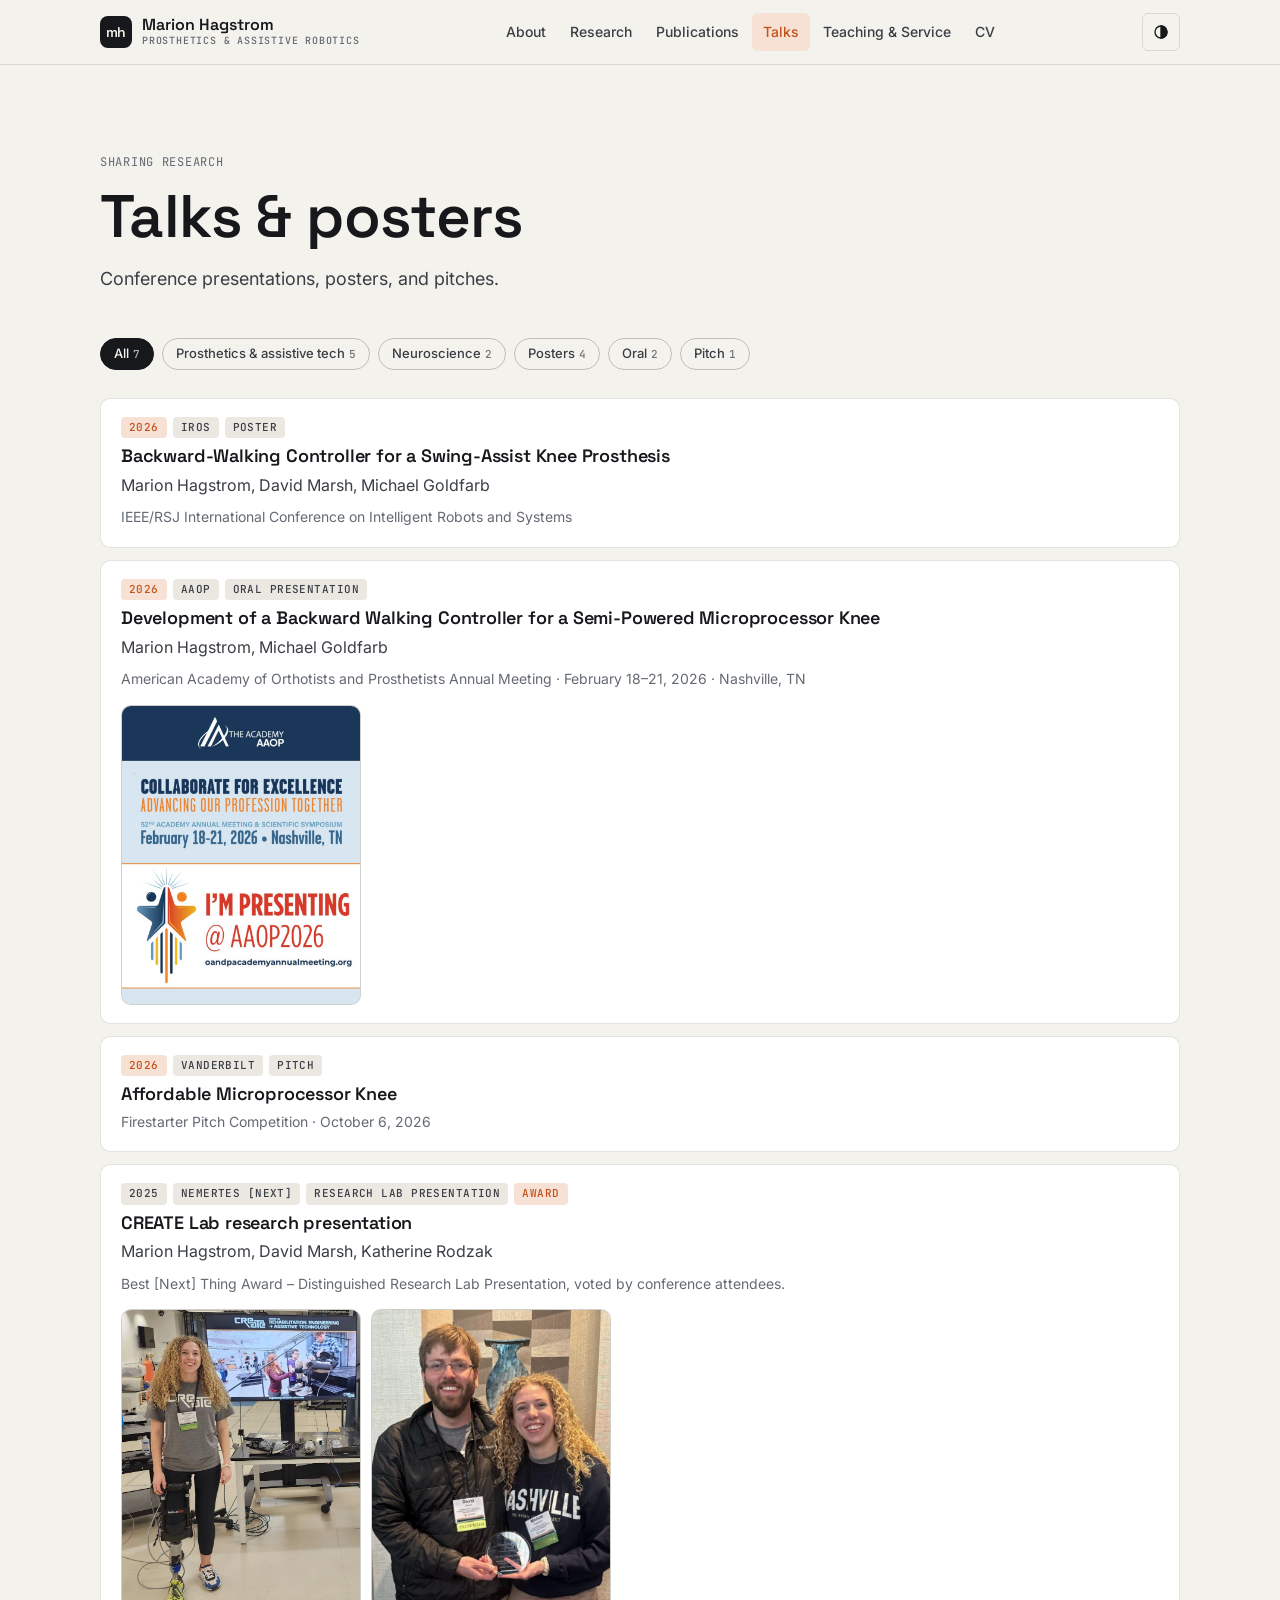
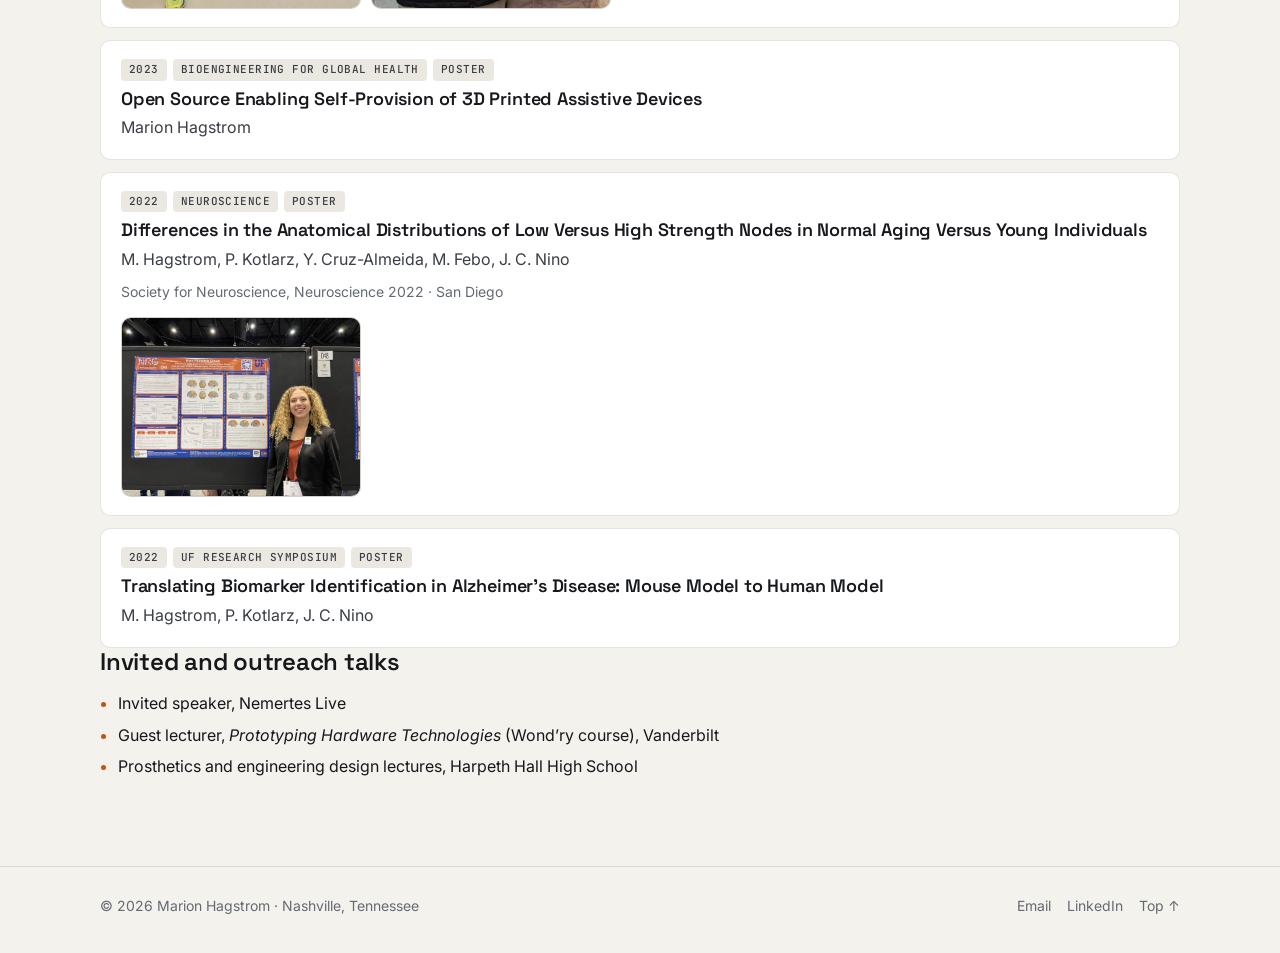
<file: talks.html>
<!doctype html>
<html lang="en">
<head>
  <meta charset="utf-8">
  <meta name="viewport" content="width=device-width, initial-scale=1">
  <title>Talks | Marion Hagstrom</title>
  <meta name="description" content="Conference talks, posters, and pitches by Marion Hagstrom.">
  <meta property="og:title" content="Talks | Marion Hagstrom">
  <meta property="og:description" content="Ph.D. student, Mechanical Engineering, Vanderbilt. Affordable microprocessor knees and semi-powered knee control.">
  <meta property="og:type" content="website">
  <script>document.documentElement.classList.add("js");try{var t=localStorage.getItem("theme");if(t==="light"||t==="dark")document.documentElement.dataset.theme=t}catch(e){}</script>
  <link rel="icon" href="assets/favicon.svg" type="image/svg+xml">
  <link rel="preconnect" href="https://fonts.googleapis.com">
  <link rel="preconnect" href="https://fonts.gstatic.com" crossorigin>
  <link href="https://fonts.googleapis.com/css2?family=Inter:wght@400;500;600&family=JetBrains+Mono:wght@400;500&family=Space+Grotesk:wght@500;600;700&display=swap" rel="stylesheet">
  <link rel="stylesheet" href="css/site.css">
</head>
<body>
  <a class="skip" href="#main">Skip to content</a>
  <header class="header">
    <nav class="nav wrap" aria-label="Main">
      <a class="brand" href="index.html"><span class="brand-mark" aria-hidden="true">mh</span><span class="brand-name">Marion Hagstrom<small>Prosthetics &amp; assistive robotics</small></span></a>
      <div class="nav-links" id="nav-links">
        <a href="index.html">About</a>
        <a href="research.html">Research</a>
        <a href="publications.html">Publications</a>
        <a href="talks.html" aria-current="page">Talks</a>
        <a href="teaching.html">Teaching &amp; Service</a>
        <a href="cv.html">CV</a>
      </div>
      <div class="nav-tools">
        <button class="icon-btn" type="button" data-theme-toggle aria-label="Switch light or dark theme"><svg viewBox="0 0 24 24" fill="none" stroke="currentColor" stroke-width="1.8"><circle cx="12" cy="12" r="8"/><path d="M12 4a8 8 0 0 1 0 16z" fill="currentColor"/></svg></button>
        <button class="icon-btn nav-toggle" type="button" aria-label="Menu" aria-expanded="false" aria-controls="nav-links"><svg viewBox="0 0 24 24" fill="none" stroke="currentColor" stroke-width="1.8" stroke-linecap="round"><path d="M4 7h16M4 12h16M4 17h16"/></svg></button>
      </div>
    </nav>
  </header>

  <main id="main">
    <section class="page-head">
      <div class="wrap">
        <span class="label">Sharing research</span>
        <h1>Talks &amp; posters</h1>
        <p>Conference presentations, posters, and pitches.</p>
      </div>
    </section>

    <section class="wrap" style="padding-bottom: 80px">
      <div class="filters" data-filter-group=".entry" role="group" aria-label="Filter talks">
        <button class="chip" type="button" data-filter="all" aria-pressed="true">All</button>
        <button class="chip" type="button" data-filter="prosthetics" aria-pressed="false">Prosthetics &amp; assistive tech</button>
        <button class="chip" type="button" data-filter="neuro" aria-pressed="false">Neuroscience</button>
        <button class="chip" type="button" data-filter="poster" aria-pressed="false">Posters</button>
        <button class="chip" type="button" data-filter="oral" aria-pressed="false">Oral</button>
        <button class="chip" type="button" data-filter="pitch" aria-pressed="false">Pitch</button>
      </div>

      <div class="entries">
        <article class="entry" data-tags="prosthetics poster" data-reveal>
          <div class="tags"><span class="tag is-accent">2026</span><span class="tag">IROS</span><span class="tag">Poster</span></div>
          <h3>Backward-Walking Controller for a Swing-Assist Knee Prosthesis</h3>
          <p>Marion Hagstrom, David Marsh, Michael Goldfarb</p>
          <p class="meta">IEEE/RSJ International Conference on Intelligent Robots and Systems</p>
        </article>
        <article class="entry" data-tags="prosthetics oral" data-reveal>
          <div class="tags"><span class="tag is-accent">2026</span><span class="tag">AAOP</span><span class="tag">Oral presentation</span></div>
          <h3>Development of a Backward Walking Controller for a Semi-Powered Microprocessor Knee</h3>
          <p>Marion Hagstrom, Michael Goldfarb</p>
          <p class="meta">American Academy of Orthotists and Prosthetists Annual Meeting · February 18–21, 2026 · Nashville, TN</p>
          <div class="entry-media">
            <figure class="media" style="--ratio: 4 / 5" data-label="AAOP 2026" data-file="assets/img/aaop-2026.jpg"><img src="assets/img/aaop-2026.jpg" alt="AAOP 2026 Annual Meeting graphic: I'm presenting" loading="lazy" width="800" height="1000"></figure>
          </div>
        </article>
        <article class="entry" data-tags="prosthetics pitch" data-reveal>
          <div class="tags"><span class="tag is-accent">2026</span><span class="tag">Vanderbilt</span><span class="tag">Pitch</span></div>
          <h3>Affordable Microprocessor Knee</h3>
          <p class="meta">Firestarter Pitch Competition · October 6, 2026</p>
        </article>
        <article class="entry" data-tags="prosthetics oral" data-reveal>
          <div class="tags"><span class="tag">2025</span><span class="tag">Nemertes [Next]</span><span class="tag">Research lab presentation</span><span class="tag is-accent">Award</span></div>
          <h3>CREATE Lab research presentation</h3>
          <p>Marion Hagstrom, David Marsh, Katherine Rodzak</p>
          <p class="meta">Best [Next] Thing Award – Distinguished Research Lab Presentation, voted by conference attendees.</p>
          <div class="entry-media">
            <figure class="media" style="--ratio: 4 / 5" data-label="Nemertes [Next] lab presentation" data-file="assets/img/nemertes-2025-lab.jpg"><img src="assets/img/nemertes-2025-lab.jpg" alt="Marion at the CREATE Lab presentation at Nemertes [Next]" loading="lazy" width="800" height="1103"></figure>
            <figure class="media" style="--ratio: 4 / 5" data-label="Best [Next] Thing Award" data-file="assets/img/nemertes-2025-award.jpg"><img src="assets/img/nemertes-2025-award.jpg" alt="David Marsh and Marion Hagstrom holding the Best [Next] Thing Award" loading="lazy" width="800" height="802"></figure>
          </div>
        </article>
        <article class="entry" data-tags="prosthetics poster" data-reveal>
          <div class="tags"><span class="tag">2023</span><span class="tag">Bioengineering for Global Health</span><span class="tag">Poster</span></div>
          <h3>Open Source Enabling Self-Provision of 3D Printed Assistive Devices</h3>
          <p>Marion Hagstrom</p>
        </article>
        <article class="entry" data-tags="neuro poster" data-reveal>
          <div class="tags"><span class="tag">2022</span><span class="tag">Neuroscience</span><span class="tag">Poster</span></div>
          <h3>Differences in the Anatomical Distributions of Low Versus High Strength Nodes in Normal Aging Versus Young Individuals</h3>
          <p>M. Hagstrom, P. Kotlarz, Y. Cruz-Almeida, M. Febo, J. C. Nino</p>
          <p class="meta">Society for Neuroscience, Neuroscience 2022 · San Diego</p>
          <div class="entry-media">
            <figure class="media" data-label="Neuroscience 2022 poster" data-file="assets/img/sfn-2022-poster.jpg"><img src="assets/img/sfn-2022-poster.jpg" alt="Marion presenting her poster at Neuroscience 2022" loading="lazy" width="800" height="600"></figure>
          </div>
        </article>
        <article class="entry" data-tags="neuro poster" data-reveal>
          <div class="tags"><span class="tag">2022</span><span class="tag">UF Research Symposium</span><span class="tag">Poster</span></div>
          <h3>Translating Biomarker Identification in Alzheimer’s Disease: Mouse Model to Human Model</h3>
          <p>M. Hagstrom, P. Kotlarz, J. C. Nino</p>
        </article>
      </div>

      <div class="block">
        <h2>Invited and outreach talks</h2>
        <ul class="plain">
          <li>Invited speaker, Nemertes Live</li>
          <li>Guest lecturer, <em>Prototyping Hardware Technologies</em> (Wond’ry course), Vanderbilt</li>
          <li>Prosthetics and engineering design lectures, Harpeth Hall High School</li>
        </ul>
      </div>
    </section>
  </main>

  <footer class="footer">
    <div class="wrap footer-row">
      <span>© <span data-year>2026</span> Marion Hagstrom · Nashville, Tennessee</span>
      <nav aria-label="Footer">
        <a href="mailto:marion.d.hagstrom@vanderbilt.edu">Email</a>
        <a href="https://www.linkedin.com/in/marionhagstrom/" target="_blank" rel="noopener">LinkedIn</a>
        <a href="#main">Top ↑</a>
      </nav>
    </div>
  </footer>

  <script src="js/site.js" defer></script>
</body>
</html>
</file>
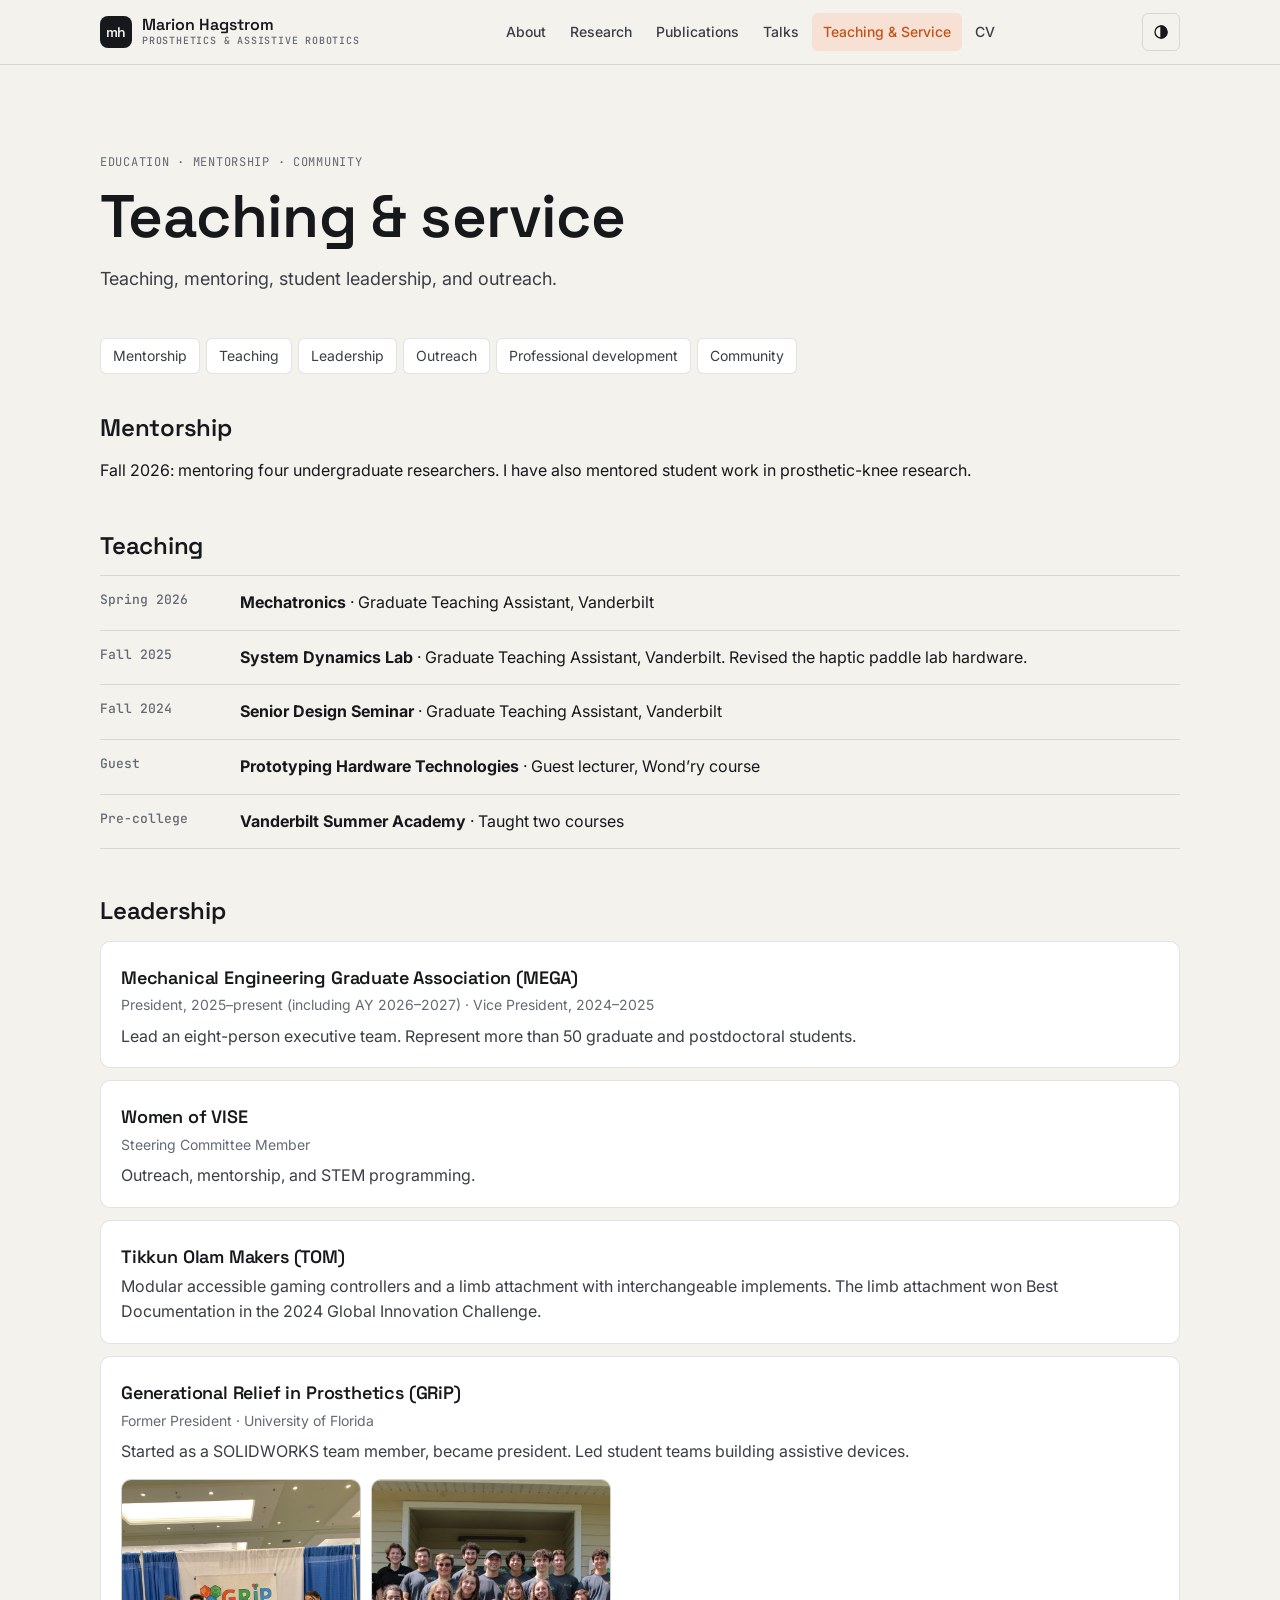
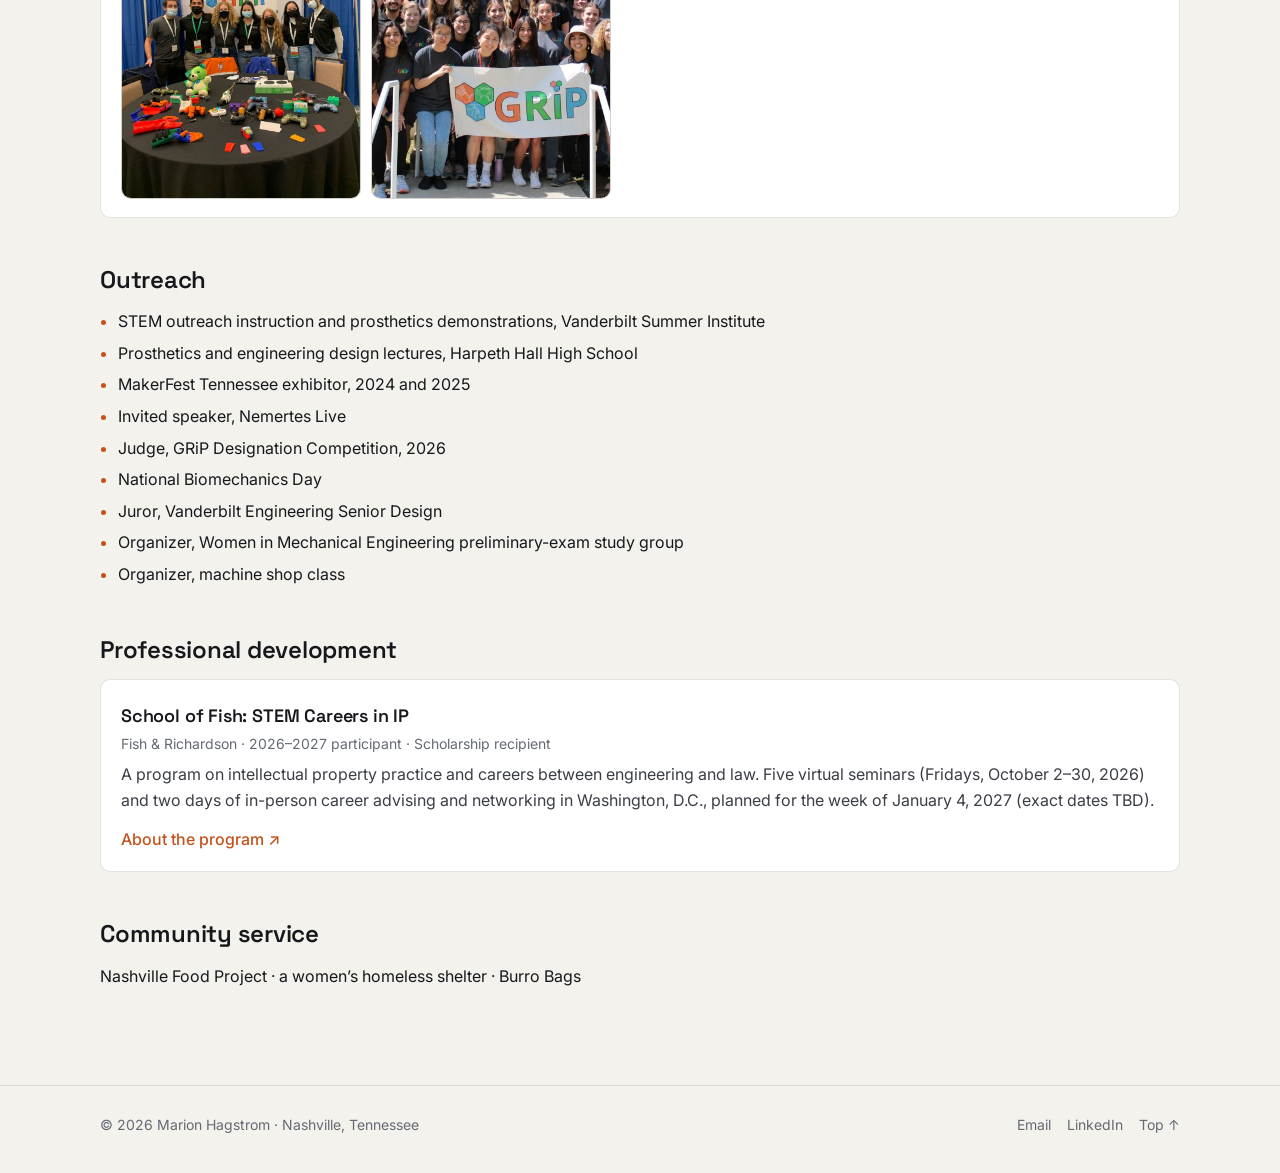
<file: teaching.html>
<!doctype html>
<html lang="en">
<head>
  <meta charset="utf-8">
  <meta name="viewport" content="width=device-width, initial-scale=1">
  <title>Teaching &amp; Service | Marion Hagstrom</title>
  <meta name="description" content="Teaching, mentorship, leadership, and outreach by Marion Hagstrom.">
  <meta property="og:title" content="Teaching &amp; Service | Marion Hagstrom">
  <meta property="og:description" content="Ph.D. student, Mechanical Engineering, Vanderbilt. Affordable microprocessor knees and semi-powered knee control.">
  <meta property="og:type" content="website">
  <script>document.documentElement.classList.add("js");try{var t=localStorage.getItem("theme");if(t==="light"||t==="dark")document.documentElement.dataset.theme=t}catch(e){}</script>
  <link rel="icon" href="assets/favicon.svg" type="image/svg+xml">
  <link rel="preconnect" href="https://fonts.googleapis.com">
  <link rel="preconnect" href="https://fonts.gstatic.com" crossorigin>
  <link href="https://fonts.googleapis.com/css2?family=Inter:wght@400;500;600&family=JetBrains+Mono:wght@400;500&family=Space+Grotesk:wght@500;600;700&display=swap" rel="stylesheet">
  <link rel="stylesheet" href="css/site.css">
</head>
<body>
  <a class="skip" href="#main">Skip to content</a>
  <header class="header">
    <nav class="nav wrap" aria-label="Main">
      <a class="brand" href="index.html"><span class="brand-mark" aria-hidden="true">mh</span><span class="brand-name">Marion Hagstrom<small>Prosthetics &amp; assistive robotics</small></span></a>
      <div class="nav-links" id="nav-links">
        <a href="index.html">About</a>
        <a href="research.html">Research</a>
        <a href="publications.html">Publications</a>
        <a href="talks.html">Talks</a>
        <a href="teaching.html" aria-current="page">Teaching &amp; Service</a>
        <a href="cv.html">CV</a>
      </div>
      <div class="nav-tools">
        <button class="icon-btn" type="button" data-theme-toggle aria-label="Switch light or dark theme"><svg viewBox="0 0 24 24" fill="none" stroke="currentColor" stroke-width="1.8"><circle cx="12" cy="12" r="8"/><path d="M12 4a8 8 0 0 1 0 16z" fill="currentColor"/></svg></button>
        <button class="icon-btn nav-toggle" type="button" aria-label="Menu" aria-expanded="false" aria-controls="nav-links"><svg viewBox="0 0 24 24" fill="none" stroke="currentColor" stroke-width="1.8" stroke-linecap="round"><path d="M4 7h16M4 12h16M4 17h16"/></svg></button>
      </div>
    </nav>
  </header>

  <main id="main">
    <section class="page-head">
      <div class="wrap">
        <span class="label">Education · Mentorship · Community</span>
        <h1>Teaching &amp; service</h1>
        <p>Teaching, mentoring, student leadership, and outreach.</p>
      </div>
    </section>

    <section class="wrap" style="padding-bottom: 80px">
      <nav class="subnav" aria-label="On this page">
        <a href="#mentorship">Mentorship</a>
        <a href="#teaching">Teaching</a>
        <a href="#leadership">Leadership</a>
        <a href="#outreach">Outreach</a>
        <a href="#development">Professional development</a>
        <a href="#community">Community</a>
      </nav>

      <div class="block" id="mentorship">
        <h2>Mentorship</h2>
        <p>Fall 2026: mentoring four undergraduate researchers. I have also mentored student work in prosthetic-knee research.</p>
      </div>

      <div class="block" id="teaching">
        <h2>Teaching</h2>
        <dl class="log">
          <dt>Spring 2026</dt><dd><strong>Mechatronics</strong> · Graduate Teaching Assistant, Vanderbilt</dd>
          <dt>Fall 2025</dt><dd><strong>System Dynamics Lab</strong> · Graduate Teaching Assistant, Vanderbilt. Revised the haptic paddle lab hardware.</dd>
          <dt>Fall 2024</dt><dd><strong>Senior Design Seminar</strong> · Graduate Teaching Assistant, Vanderbilt</dd>
          <dt>Guest</dt><dd><strong>Prototyping Hardware Technologies</strong> · Guest lecturer, Wond’ry course</dd>
          <dt>Pre-college</dt><dd><strong>Vanderbilt Summer Academy</strong> · Taught two courses</dd>
        </dl>
      </div>

      <div class="block" id="leadership">
        <h2>Leadership</h2>
        <div class="entries">
          <article class="entry" data-reveal>
            <h3>Mechanical Engineering Graduate Association (MEGA)</h3>
            <p class="meta">President, 2025–present (including AY 2026–2027) · Vice President, 2024–2025</p>
            <p>Lead an eight-person executive team. Represent more than 50 graduate and postdoctoral students.</p>
          </article>
          <article class="entry" data-reveal>
            <h3>Women of VISE</h3>
            <p class="meta">Steering Committee Member</p>
            <p>Outreach, mentorship, and STEM programming.</p>
          </article>
          <article class="entry" data-reveal>
            <h3>Tikkun Olam Makers (TOM)</h3>
            <p>Modular accessible gaming controllers and a limb attachment with interchangeable implements. The limb attachment won Best Documentation in the 2024 Global Innovation Challenge.</p>
          </article>
          <article class="entry" data-reveal>
            <h3>Generational Relief in Prosthetics (GRiP)</h3>
            <p class="meta">Former President · University of Florida</p>
            <p>Started as a SOLIDWORKS team member, became president. Led student teams building assistive devices.</p>
            <div class="entry-media">
              <figure class="media" style="--ratio: 3 / 4" data-label="GRiP booth" data-file="assets/img/grip-booth.jpg"><img src="assets/img/grip-booth.jpg" alt="GRiP team at a booth with 3D-printed hands and adaptive game controllers" loading="lazy" width="800" height="1067"></figure>
              <figure class="media" style="--ratio: 3 / 4" data-label="GRiP team" data-file="assets/img/grip-team.jpg"><img src="assets/img/grip-team.jpg" alt="GRiP members group photo with the GRiP sign" loading="lazy" width="800" height="533"></figure>
            </div>
          </article>
        </div>
      </div>

      <div class="block" id="outreach">
        <h2>Outreach</h2>
        <ul class="plain">
          <li>STEM outreach instruction and prosthetics demonstrations, Vanderbilt Summer Institute</li>
          <li>Prosthetics and engineering design lectures, Harpeth Hall High School</li>
          <li>MakerFest Tennessee exhibitor, 2024 and 2025</li>
          <li>Invited speaker, Nemertes Live</li>
          <li>Judge, GRiP Designation Competition, 2026</li>
          <li>National Biomechanics Day</li>
          <li>Juror, Vanderbilt Engineering Senior Design</li>
          <li>Organizer, Women in Mechanical Engineering preliminary-exam study group</li>
          <li>Organizer, machine shop class</li>
        </ul>
      </div>

      <div class="block" id="development">
        <h2>Professional development</h2>
        <article class="entry" data-reveal>
          <h3>School of Fish: STEM Careers in IP</h3>
          <p class="meta">Fish &amp; Richardson · 2026–2027 participant · Scholarship recipient</p>
          <p>A program on intellectual property practice and careers between engineering and law. Five virtual seminars (Fridays, October 2–30, 2026) and two days of in-person career advising and networking in Washington, D.C., planned for the week of January 4, 2027 (exact dates TBD).</p>
          <div class="actions"><a class="text-link" href="https://www.fr.com/why-fish/school-of-fish-stem-careers-in-ip/" target="_blank" rel="noopener">About the program ↗</a></div>
        </article>
      </div>

      <div class="block" id="community">
        <h2>Community service</h2>
        <p>Nashville Food Project · a women’s homeless shelter · Burro Bags</p>
      </div>
    </section>
  </main>

  <footer class="footer">
    <div class="wrap footer-row">
      <span>© <span data-year>2026</span> Marion Hagstrom · Nashville, Tennessee</span>
      <nav aria-label="Footer">
        <a href="mailto:marion.d.hagstrom@vanderbilt.edu">Email</a>
        <a href="https://www.linkedin.com/in/marionhagstrom/" target="_blank" rel="noopener">LinkedIn</a>
        <a href="#main">Top ↑</a>
      </nav>
    </div>
  </footer>

  <script src="js/site.js" defer></script>
</body>
</html>
</file>
<file: css/site.css>
/* Marion Hagstrom — site styles
   Paper and charcoal, one hydraulic-orange accent, steel blue for data.
   Space Grotesk for headings, Inter for text, JetBrains Mono for labels. */

:root {
  --bg: #f4f2ed;
  --bg-2: #ebe8e1;
  --surface: #ffffff;
  --ink: #16181c;
  --ink-2: #3a3e45;
  --muted: #646a73;
  --line: rgb(22 24 28 / 0.12);
  --line-strong: rgb(22 24 28 / 0.24);
  --accent: #c4521a;
  --accent-soft: #f6e1d4;
  --steel: #2c5f7c;
  --steel-soft: #dce8ef;
  --grid: rgb(22 24 28 / 0.05);

  --font-head: "Space Grotesk", ui-sans-serif, system-ui, sans-serif;
  --font-body: "Inter", ui-sans-serif, system-ui, -apple-system, "Segoe UI", sans-serif;
  --font-mono: "JetBrains Mono", ui-monospace, Consolas, monospace;

  --radius: 10px;
  --radius-sm: 6px;
  --max: 1160px;
  --gutter: clamp(16px, 4vw, 40px);
  --fast: 0.2s;
}

@media (prefers-color-scheme: dark) {
  :root:not([data-theme="light"]) {
    --bg: #111316;
    --bg-2: #171a1e;
    --surface: #1b1e23;
    --ink: #ece9e3;
    --ink-2: #c9c6c0;
    --muted: #979da6;
    --line: rgb(236 233 227 / 0.12);
    --line-strong: rgb(236 233 227 / 0.24);
    --accent: #f0793a;
    --accent-soft: #3a2418;
    --steel: #74afd0;
    --steel-soft: #1d2d37;
    --grid: rgb(236 233 227 / 0.04);
  }
}
:root[data-theme="dark"] {
  --bg: #111316;
  --bg-2: #171a1e;
  --surface: #1b1e23;
  --ink: #ece9e3;
  --ink-2: #c9c6c0;
  --muted: #979da6;
  --line: rgb(236 233 227 / 0.12);
  --line-strong: rgb(236 233 227 / 0.24);
  --accent: #f0793a;
  --accent-soft: #3a2418;
  --steel: #74afd0;
  --steel-soft: #1d2d37;
  --grid: rgb(236 233 227 / 0.04);
}

*, *::before, *::after { box-sizing: border-box; }
html { -webkit-text-size-adjust: 100%; scroll-behavior: smooth; scroll-padding-top: 80px; }
body {
  margin: 0;
  background: var(--bg);
  color: var(--ink);
  font: 400 16px/1.6 var(--font-body);
  -webkit-font-smoothing: antialiased;
  overflow-x: hidden;
}
img { max-width: 100%; display: block; }
a { color: inherit; }
a:hover { color: var(--accent); }
:focus-visible { outline: 2px solid var(--accent); outline-offset: 3px; border-radius: 3px; }
h1, h2, h3 { font-family: var(--font-head); font-weight: 600; line-height: 1.15; letter-spacing: -0.01em; margin: 0; }
p { margin: 0 0 1em; }
ul { margin: 0; }

.skip {
  position: absolute; left: 12px; top: -60px; z-index: 100;
  background: var(--ink); color: var(--bg); padding: 8px 14px; border-radius: var(--radius-sm);
}
.skip:focus { top: 12px; }

.wrap { width: 100%; max-width: var(--max); margin: 0 auto; padding: 0 var(--gutter); }

.mono, .label {
  font-family: var(--font-mono);
  font-size: 12px;
  letter-spacing: 0.06em;
  text-transform: uppercase;
  color: var(--muted);
}
.label { display: block; margin-bottom: 10px; }
.label b { color: var(--accent); font-weight: 500; }

/* ---------- Header ---------- */
.header {
  position: sticky; top: 0; z-index: 50;
  background: color-mix(in srgb, var(--bg) 88%, transparent);
  backdrop-filter: blur(10px);
  -webkit-backdrop-filter: blur(10px);
  border-bottom: 1px solid var(--line);
}
.nav { display: flex; align-items: center; justify-content: space-between; gap: 20px; min-height: 64px; }
.brand { display: flex; align-items: center; gap: 10px; text-decoration: none; }
.brand-mark {
  width: 32px; height: 32px; border-radius: 8px; display: grid; place-items: center;
  background: var(--ink); color: var(--bg);
  font: 600 14px/1 var(--font-head); letter-spacing: -0.02em;
}
.brand-name { font: 600 16px/1.1 var(--font-head); }
.brand-name small { display: block; font: 500 10px/1.4 var(--font-mono); letter-spacing: 0.08em; color: var(--muted); text-transform: uppercase; }
.brand:hover { color: inherit; }

.nav-links { display: flex; gap: 2px; }
.nav-links a {
  text-decoration: none; font-size: 14px; font-weight: 500; color: var(--ink-2);
  padding: 8px 11px; border-radius: var(--radius-sm);
  transition: background var(--fast), color var(--fast);
}
.nav-links a:hover { background: var(--bg-2); color: var(--ink); }
.nav-links a[aria-current="page"] { color: var(--accent); background: var(--accent-soft); }

.nav-tools { display: flex; align-items: center; gap: 6px; }
.icon-btn {
  width: 38px; height: 38px; border-radius: var(--radius-sm); border: 1px solid var(--line);
  background: transparent; color: var(--ink); display: grid; place-items: center; cursor: pointer;
}
.icon-btn:hover { background: var(--bg-2); }
.icon-btn svg { width: 18px; height: 18px; }
.nav-toggle { display: none; }

@media (max-width: 900px) {
  .nav-toggle { display: grid; }
  .nav-links {
    position: absolute; left: 0; right: 0; top: 100%;
    flex-direction: column; gap: 0; padding: 8px var(--gutter) 16px;
    background: var(--bg); border-bottom: 1px solid var(--line);
    display: none;
  }
  .nav-links a { padding: 12px 10px; font-size: 16px; }
  .nav.is-open .nav-links { display: flex; }
}

/* ---------- Buttons and links ---------- */
.btn {
  display: inline-flex; align-items: center; gap: 8px;
  padding: 10px 16px; border-radius: var(--radius-sm);
  background: var(--ink); color: var(--bg); border: 1px solid var(--ink);
  font: 500 14px/1.2 var(--font-body); text-decoration: none; cursor: pointer;
  transition: background var(--fast), color var(--fast), border-color var(--fast);
}
.btn:hover { background: var(--accent); border-color: var(--accent); color: #fff; }
.btn-ghost { background: transparent; color: var(--ink); border-color: var(--line-strong); }
.btn-ghost:hover { background: var(--bg-2); color: var(--ink); border-color: var(--ink); }
.btn-sm { padding: 7px 12px; font-size: 13px; }
.text-link { color: var(--accent); font-weight: 500; text-decoration: none; }
.text-link:hover { text-decoration: underline; }

/* ---------- Sections ---------- */
.section { padding: clamp(56px, 8vw, 96px) 0; border-top: 1px solid var(--line); }
.section-head { display: flex; justify-content: space-between; align-items: end; gap: 24px; margin-bottom: 32px; flex-wrap: wrap; }
.h2 { font-size: clamp(26px, 3.4vw, 38px); }
.section-head p { max-width: 460px; color: var(--muted); margin: 0; }

.page-head { padding: clamp(48px, 7vw, 88px) 0 clamp(28px, 4vw, 44px); }
.page-head h1 { font-size: clamp(36px, 5.6vw, 60px); margin-bottom: 14px; }
.page-head p { max-width: 640px; color: var(--ink-2); font-size: 18px; margin: 0; }

.grid-bg {
  background-image:
    linear-gradient(var(--grid) 1px, transparent 1px),
    linear-gradient(90deg, var(--grid) 1px, transparent 1px);
  background-size: 24px 24px;
}

/* ---------- Hero ---------- */
.hero { padding: clamp(40px, 6vw, 72px) 0 clamp(40px, 6vw, 64px); }
.hero-grid { display: grid; grid-template-columns: minmax(0, 1fr) minmax(0, 1.1fr); gap: clamp(28px, 4vw, 56px); align-items: center; }
.hero h1 { font-size: clamp(34px, 4.8vw, 56px); margin-bottom: 20px; }
.hero h1 em { font-style: normal; color: var(--accent); }
.hero-sub { font-size: 17px; color: var(--ink-2); max-width: 540px; }
.hero-cta { display: flex; gap: 10px; flex-wrap: wrap; margin-top: 24px; }
.hero-meta { display: grid; grid-template-columns: repeat(3, minmax(0, 1fr)); gap: 0; margin: 40px 0 0; border: 1px solid var(--line); border-radius: var(--radius); background: var(--surface); }
.hero-meta div { padding: 14px 18px; border-left: 1px solid var(--line); }
.hero-meta div:first-child { border-left: 0; }
.hero-meta dt { font: 500 11px/1.4 var(--font-mono); letter-spacing: 0.08em; text-transform: uppercase; color: var(--muted); }
.hero-meta dd { margin: 4px 0 0; font-weight: 500; font-size: 14px; }
@media (max-width: 960px) {
  .hero-grid { grid-template-columns: 1fr; }
}
@media (max-width: 640px) {
  .hero-meta { grid-template-columns: 1fr; }
  .hero-meta div { border-left: 0; border-top: 1px solid var(--line); }
  .hero-meta div:first-child { border-top: 0; }
}

/* ---------- Knee simulator ---------- */
.knee {
  border: 1px solid var(--line); border-radius: var(--radius); background: var(--surface);
  overflow: hidden; margin: 0;
}
.knee-head { display: flex; justify-content: space-between; align-items: center; gap: 12px; padding: 12px 16px; border-bottom: 1px solid var(--line); }
.knee-head .mono { color: var(--ink-2); }
.knee-live { display: inline-flex; align-items: center; gap: 6px; }
.knee-live::before { content: ""; width: 7px; height: 7px; border-radius: 50%; background: var(--accent); }
.knee.is-paused .knee-live::before { background: var(--muted); }
.knee-stage { position: relative; aspect-ratio: 16 / 10; }
.knee-stage canvas { position: absolute; inset: 0; width: 100%; height: 100%; display: block; }
.knee-read {
  position: absolute; top: 12px; right: 12px; display: grid; gap: 6px; min-width: 168px;
  font-family: var(--font-mono); font-size: 12px;
}
.knee-read div { display: flex; justify-content: space-between; gap: 12px; padding: 6px 10px; border-radius: var(--radius-sm); background: color-mix(in srgb, var(--surface) 86%, transparent); border: 1px solid var(--line); }
.knee-read span { color: var(--muted); }
.knee-read b { font-weight: 500; font-variant-numeric: tabular-nums; }
.knee-state { padding: 10px 16px; border-top: 1px solid var(--line); }
.knee-stack { display: grid; }
.knee-stack > * { grid-area: 1 / 1; visibility: hidden; }
.knee-stack > .is-active { visibility: visible; }
.knee-state b { font-family: var(--font-head); font-weight: 600; }
.knee-state span { color: var(--muted); font-size: 14px; }
.knee-trace { position: relative; height: 120px; border-top: 1px solid var(--line); cursor: ew-resize; touch-action: none; }
.knee-trace canvas { position: absolute; inset: 0; width: 100%; height: 100%; }
.knee-controls { display: flex; flex-wrap: wrap; gap: 10px 18px; align-items: center; padding: 12px 16px; border-top: 1px solid var(--line); }
.knee-controls label { display: inline-flex; align-items: center; gap: 8px; font-size: 13px; color: var(--ink-2); }
.knee-controls input[type="range"] { accent-color: var(--accent); width: 110px; }
.knee-controls input[type="checkbox"] { accent-color: var(--accent); }
.knee-controls .grow { flex: 1 1 200px; }
.knee-controls .grow input { width: 100%; }
.knee-note { padding: 10px 16px 14px; margin: 0; font-size: 12px; color: var(--muted); border-top: 1px solid var(--line); }
@media (max-width: 520px) {
  .knee-stage { aspect-ratio: 4 / 3.4; }
  .knee-read { min-width: 0; font-size: 11px; top: 8px; right: 8px; }
}

/* ---------- About ---------- */
.about-grid { display: grid; grid-template-columns: minmax(0, 0.8fr) minmax(0, 1.2fr); gap: clamp(28px, 5vw, 64px); align-items: start; }
.about-grid .lead { font: 500 clamp(20px, 2.2vw, 24px)/1.4 var(--font-head); margin-bottom: 20px; }
.facts { margin: 24px 0 0; display: grid; gap: 0; border-top: 1px solid var(--line); }
.facts div { display: grid; grid-template-columns: 120px 1fr; gap: 16px; padding: 12px 0; border-bottom: 1px solid var(--line); }
.facts dt { font: 500 12px/1.6 var(--font-mono); text-transform: uppercase; letter-spacing: 0.06em; color: var(--muted); }
.facts dd { margin: 0; }
@media (max-width: 820px) {
  .about-grid { grid-template-columns: 1fr; }
  .about-grid .media { max-width: 380px; }
}
@media (max-width: 480px) { .facts div { grid-template-columns: 1fr; gap: 2px; } }

/* ---------- Media placeholders ---------- */
.media {
  position: relative; margin: 0; border-radius: var(--radius); overflow: hidden;
  background: var(--bg-2); border: 1px solid var(--line); aspect-ratio: var(--ratio, 4 / 3);
}
.media img { width: 100%; height: 100%; object-fit: cover; }
.media figcaption { font-size: 13px; color: var(--muted); padding: 8px 2px 0; }
.media.is-missing img { display: none; }
.media.is-missing {
  border-style: dashed; border-color: var(--line-strong);
  background-image: repeating-linear-gradient(135deg, transparent 0 10px, var(--grid) 10px 11px);
}
.media.is-missing::after {
  content: attr(data-label) "\A" attr(data-file);
  white-space: pre-line; position: absolute; inset: 0; display: grid; place-items: center; text-align: center;
  padding: 16px; font: 500 12px/1.6 var(--font-mono); color: var(--muted); letter-spacing: 0.03em;
}

/* ---------- Work cards ---------- */
.cards { display: grid; grid-template-columns: repeat(6, minmax(0, 1fr)); gap: 16px; }
.card {
  grid-column: span 2; display: flex; flex-direction: column;
  border: 1px solid var(--line); border-radius: var(--radius); background: var(--surface);
  text-decoration: none; overflow: hidden;
  transition: border-color var(--fast), transform var(--fast);
}
.card:hover { border-color: var(--accent); color: inherit; transform: translateY(-2px); }
.card .media { border: 0; border-radius: 0; border-bottom: 1px solid var(--line); }
.card-body { padding: 16px 18px 18px; display: flex; flex-direction: column; gap: 6px; flex: 1; }
.card-body h3 { font-size: 19px; }
.card-body p { color: var(--ink-2); font-size: 15px; margin: 0; }
.card-more { margin-top: auto; padding-top: 8px; color: var(--accent); font-weight: 500; font-size: 14px; }
.card-lg { grid-column: span 4; grid-row: span 2; }
.card-lg .media { --ratio: 16 / 10; }
.card-lg h3 { font-size: 24px; }
.card-wide { grid-column: span 3; }
@media (max-width: 960px) {
  .cards { grid-template-columns: repeat(2, minmax(0, 1fr)); }
  .card, .card-wide { grid-column: span 1; }
  .card-lg { grid-column: span 2; grid-row: auto; }
}
@media (max-width: 600px) {
  .cards { grid-template-columns: 1fr; }
  .card, .card-lg, .card-wide { grid-column: auto; }
}

/* ---------- Path timeline ---------- */
.timeline { --start: 2021; --end: 2027.5; border: 1px solid var(--line); border-radius: var(--radius); background: var(--surface); padding: 16px 0 8px; }
.tl-axis, .tl-row { display: grid; grid-template-columns: 220px minmax(0, 1fr); gap: 16px; padding: 0 16px; }
.tl-axis { padding-bottom: 8px; border-bottom: 1px solid var(--line); }
.tl-years { position: relative; height: 18px; }
.tl-years span { position: absolute; transform: translateX(-50%); font: 500 11px/18px var(--font-mono); color: var(--muted); }
.tl-group { padding: 14px 16px 4px; font: 500 11px/1.4 var(--font-mono); text-transform: uppercase; letter-spacing: 0.08em; color: var(--muted); margin: 0; }
.tl-rows { list-style: none; padding: 0; margin: 0; }
.tl-row { width: 100%; background: none; border: 0; color: inherit; text-align: left; font: inherit; cursor: pointer; align-items: center; min-height: 40px; border-radius: 0; }
.tl-row:hover, .tl-row[aria-expanded="true"] { background: var(--bg-2); }
.tl-label { font-size: 14px; line-height: 1.3; padding: 6px 0; }
.tl-label b { font-weight: 600; display: block; }
.tl-label small { color: var(--muted); font-size: 12px; }
.tl-track { position: relative; height: 24px; }
.tl-track::before { content: ""; position: absolute; left: 0; right: 0; top: 50%; border-top: 1px dashed var(--line); }
.tl-bar {
  position: absolute; top: 6px; height: 12px; border-radius: 3px; background: var(--steel);
  left: calc((var(--from) - var(--start)) / (var(--end) - var(--start)) * 100%);
  width: calc((var(--to) - var(--from)) / (var(--end) - var(--start)) * 100%);
  min-width: 6px;
}
.tl-row.is-key .tl-bar { background: var(--accent); }
.tl-row.is-ongoing .tl-bar { background: linear-gradient(90deg, var(--accent) 80%, color-mix(in srgb, var(--accent) 20%, transparent)); }
.tl-dot {
  position: absolute; top: 5px; width: 14px; height: 14px; transform: translateX(-50%) rotate(45deg);
  left: calc((var(--at) - var(--start)) / (var(--end) - var(--start)) * 100%);
  background: var(--surface); border: 2px solid var(--accent); border-radius: 2px;
}
.tl-now {
  position: absolute; top: 0; bottom: 0; width: 0; border-left: 1.5px solid var(--accent);
  left: calc((var(--now) - var(--start)) / (var(--end) - var(--start)) * 100%);
}
.tl-now::after { content: "NOW"; position: absolute; top: -2px; left: 4px; font: 600 10px/1 var(--font-mono); color: var(--accent); }
.tl-detail { padding: 6px 16px 14px calc(16px + 220px + 16px); font-size: 14px; color: var(--ink-2); background: var(--bg-2); margin: 0; }
.tl-detail[hidden] { display: none; }
@media (max-width: 760px) {
  .tl-axis, .tl-row { grid-template-columns: 130px minmax(0, 1fr); gap: 10px; padding: 0 12px; }
  .tl-detail { padding: 6px 12px 14px; }
  .tl-label small { display: none; }
  .tl-label { font-size: 13px; }
}

/* ---------- Lists: highlights, news ---------- */
.log { display: grid; grid-template-columns: 140px 1fr; margin: 0; border-top: 1px solid var(--line); }
.log dt, .log dd { padding: 14px 0; border-bottom: 1px solid var(--line); margin: 0; }
.log dt { font: 500 13px/1.6 var(--font-mono); color: var(--muted); }
@media (max-width: 560px) {
  .log { grid-template-columns: 1fr; }
  .log dt { border-bottom: 0; padding-bottom: 0; }
  .log dd { padding-top: 2px; }
}

.news { display: grid; grid-template-columns: repeat(3, minmax(0, 1fr)); gap: 16px; }
.news a { display: flex; flex-direction: column; gap: 8px; padding: 18px; border: 1px solid var(--line); border-radius: var(--radius); background: var(--surface); text-decoration: none; transition: border-color var(--fast); }
.news a:hover { border-color: var(--accent); color: inherit; }
.news h3 { font-size: 17px; }
.news p { color: var(--ink-2); font-size: 14px; margin: 0; }
@media (max-width: 900px) { .news { grid-template-columns: 1fr; } }

.two-col { display: grid; grid-template-columns: minmax(0, 1fr) minmax(0, 1fr); gap: clamp(28px, 5vw, 64px); }
@media (max-width: 860px) { .two-col { grid-template-columns: 1fr; } }

/* ---------- Contact ---------- */
.contact h2 { font-size: clamp(30px, 4.4vw, 48px); margin-bottom: 14px; }
.contact p { color: var(--ink-2); max-width: 560px; }
.mail { display: flex; flex-wrap: wrap; align-items: center; gap: 10px; margin: 20px 0; }
.mail a { font: 500 clamp(18px, 2.4vw, 26px)/1.2 var(--font-head); color: var(--ink); text-decoration-color: var(--accent); text-underline-offset: 6px; overflow-wrap: anywhere; }
.links-row { display: flex; flex-wrap: wrap; gap: 10px; }

/* ---------- Filters ---------- */
.filters { display: flex; flex-wrap: wrap; gap: 8px; margin-bottom: 28px; }
.chip {
  padding: 7px 13px; border-radius: 999px; border: 1px solid var(--line-strong); background: transparent;
  font: 500 13px/1.2 var(--font-body); color: var(--ink-2); cursor: pointer;
  transition: background var(--fast), color var(--fast), border-color var(--fast);
}
.chip:hover { border-color: var(--ink); color: var(--ink); }
.chip[aria-pressed="true"] { background: var(--ink); border-color: var(--ink); color: var(--bg); }
.chip .n { font-family: var(--font-mono); font-size: 11px; opacity: 0.7; margin-left: 4px; }
.filter-empty { color: var(--muted); }

/* ---------- Project entries (Research page) ---------- */
.projects { display: grid; gap: 16px; }
.project {
  display: grid; grid-template-columns: minmax(0, 320px) minmax(0, 1fr); gap: 24px;
  padding: 20px; border: 1px solid var(--line); border-radius: var(--radius); background: var(--surface);
}
.project[hidden] { display: none; }
.project h2 { font-size: 22px; margin-bottom: 6px; }
.project .tags { margin-bottom: 12px; }
.project p { color: var(--ink-2); }
.project p:last-child { margin-bottom: 0; }
.project .links-row { margin-top: 4px; }
.project.no-media { grid-template-columns: 1fr; }
@media (max-width: 760px) { .project { grid-template-columns: 1fr; } }

.tags { display: flex; flex-wrap: wrap; gap: 6px; }
.tag { font: 500 11px/1.4 var(--font-mono); letter-spacing: 0.04em; text-transform: uppercase; padding: 3px 8px; border-radius: 4px; background: var(--bg-2); color: var(--ink-2); }
.tag.is-accent { background: var(--accent-soft); color: var(--accent); }

.tools { display: flex; flex-wrap: wrap; gap: 8px; list-style: none; padding: 0; }
.tools li { padding: 8px 12px; border: 1px solid var(--line); border-radius: var(--radius-sm); background: var(--surface); font-size: 14px; }

/* ---------- Entries (pubs, talks, service) ---------- */
.entries { display: grid; gap: 12px; }
.entry { padding: 18px 20px; border: 1px solid var(--line); border-radius: var(--radius); background: var(--surface); }
.entry[hidden] { display: none; }
.entry h3 { font-size: 18px; margin: 8px 0 6px; }
.entry p { color: var(--ink-2); margin-bottom: 0.5em; }
.entry p:last-child { margin-bottom: 0; }
.entry .meta { font-size: 14px; color: var(--muted); }
.entry .actions { display: flex; flex-wrap: wrap; gap: 8px; margin-top: 14px; }

.block + .block { margin-top: 48px; }
.block > h2 { font-size: 24px; margin-bottom: 16px; }

.subnav { display: flex; flex-wrap: wrap; gap: 6px; margin-bottom: 40px; }
.subnav a { padding: 6px 12px; border-radius: var(--radius-sm); border: 1px solid var(--line); text-decoration: none; font-size: 14px; color: var(--ink-2); background: var(--surface); }
.subnav a:hover { border-color: var(--accent); color: var(--accent); }

.plain { padding-left: 1.1em; }
.plain li { margin-bottom: 6px; }
.plain li::marker { color: var(--accent); }

.cite { font-size: 14px; color: var(--ink-2); padding: 12px 14px; border-radius: var(--radius-sm); background: var(--bg-2); font-family: var(--font-mono); line-height: 1.6; overflow-wrap: anywhere; }

/* ---------- CV ---------- */
.cv-grid { display: grid; grid-template-columns: 200px minmax(0, 1fr); gap: 48px; align-items: start; }
.cv-toc { position: sticky; top: 88px; display: grid; gap: 2px; }
.cv-toc a { text-decoration: none; font-size: 14px; color: var(--muted); padding: 5px 10px; border-left: 2px solid var(--line); }
.cv-toc a:hover, .cv-toc a.is-active { color: var(--accent); border-color: var(--accent); }
.cv-sec { padding-bottom: 32px; margin-bottom: 32px; border-bottom: 1px solid var(--line); }
.cv-sec:last-child { border-bottom: 0; }
.cv-sec > h2 { font-size: 22px; margin-bottom: 16px; }
.cv-item { display: grid; grid-template-columns: minmax(0, 1fr) auto; gap: 4px 16px; margin-bottom: 16px; }
.cv-item h3 { font-size: 16px; font-weight: 600; }
.cv-item .when { font: 500 13px/1.6 var(--font-mono); color: var(--muted); white-space: nowrap; }
.cv-item > p, .cv-item > ul { grid-column: 1 / -1; margin: 0; color: var(--ink-2); }
@media (max-width: 820px) {
  .cv-grid { grid-template-columns: 1fr; }
  .cv-toc { position: static; display: flex; flex-wrap: wrap; gap: 4px; }
  .cv-toc a { border-left: 0; border: 1px solid var(--line); border-radius: var(--radius-sm); }
}
@media (max-width: 480px) { .cv-item { grid-template-columns: 1fr; } }

/* ---------- Footer ---------- */
.footer { border-top: 1px solid var(--line); padding: 28px 0 36px; font-size: 14px; color: var(--muted); }
.footer-row { display: flex; justify-content: space-between; gap: 16px; flex-wrap: wrap; align-items: center; }
.footer nav { display: flex; gap: 16px; flex-wrap: wrap; }
.footer a { text-decoration: none; }

/* ---------- Reveal (short and subtle) ---------- */
.js [data-reveal] { opacity: 0; transform: translateY(6px); transition: opacity 0.2s ease-out, transform 0.2s ease-out; }
.js [data-reveal].is-in { opacity: 1; transform: none; }
@media (prefers-reduced-motion: reduce) {
  html { scroll-behavior: auto; }
  .js [data-reveal] { opacity: 1; transform: none; transition: none; }
  .card:hover { transform: none; }
}

/* ---------- Print (CV) ---------- */
@media print {
  .header, .footer, .cv-toc, .no-print, .skip { display: none !important; }
  body { background: #fff; color: #000; font-size: 11pt; }
  .cv-grid { grid-template-columns: 1fr; }
  .page-head { padding: 0 0 12px; }
  .cv-sec { break-inside: avoid-page; padding-bottom: 12px; margin-bottom: 12px; }
  a { text-decoration: none; }
}

/* ---------- Contained renders (CAD on white) ---------- */
.media.is-contain { background: #fff; }
.media.is-contain img { object-fit: contain; padding: 16px; }
.card-split { flex-direction: row; }
.card-split .media { flex: 0 0 42%; aspect-ratio: auto; border-bottom: 0; border-right: 1px solid var(--line); }
.card-split .card-body { justify-content: center; padding: 24px; }
@media (max-width: 600px) {
  .card-split { flex-direction: column; }
  .card-split .media { flex: none; aspect-ratio: 4 / 3; border-right: 0; border-bottom: 1px solid var(--line); }
}

/* ---------- Photos inside entries ---------- */
.entry-media { display: grid; grid-template-columns: repeat(auto-fill, minmax(180px, 240px)); gap: 10px; margin-top: 14px; }
.media video { width: 100%; height: 100%; object-fit: cover; display: block; background: #000; }
</file>
